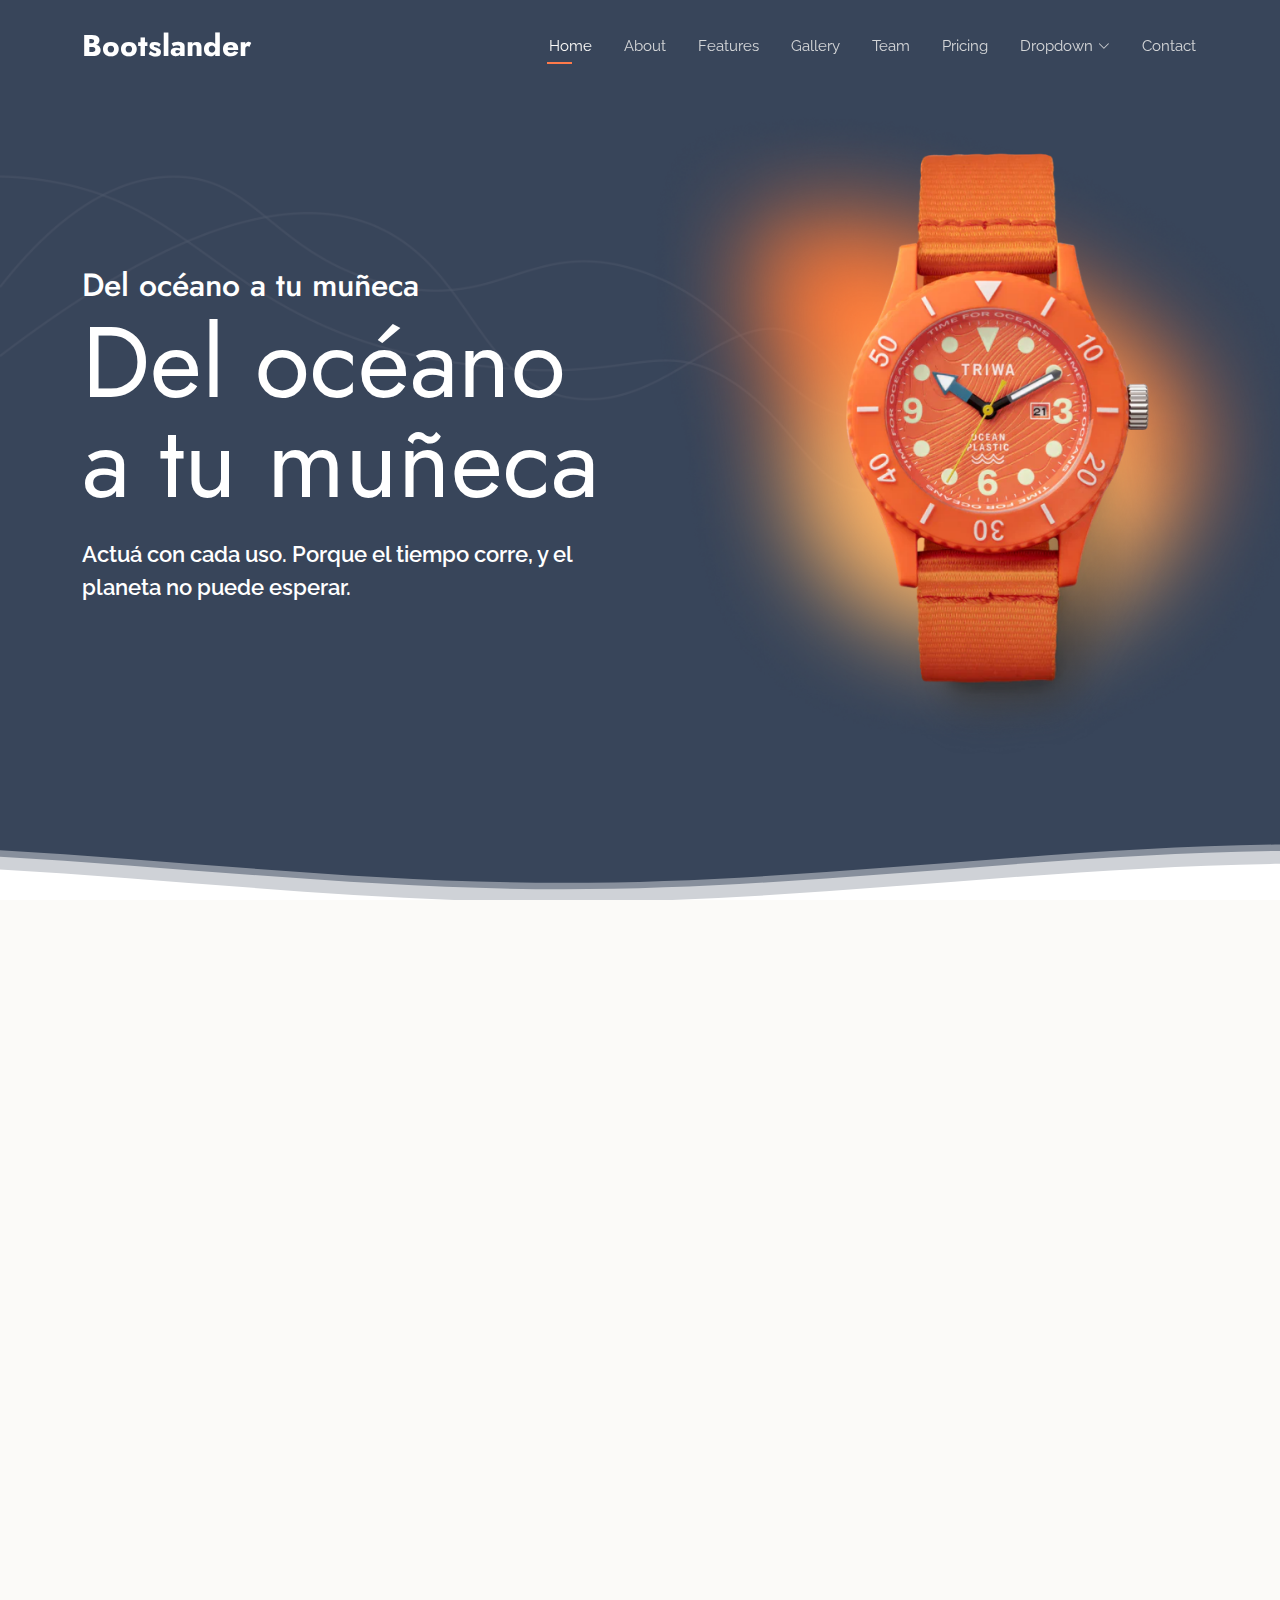
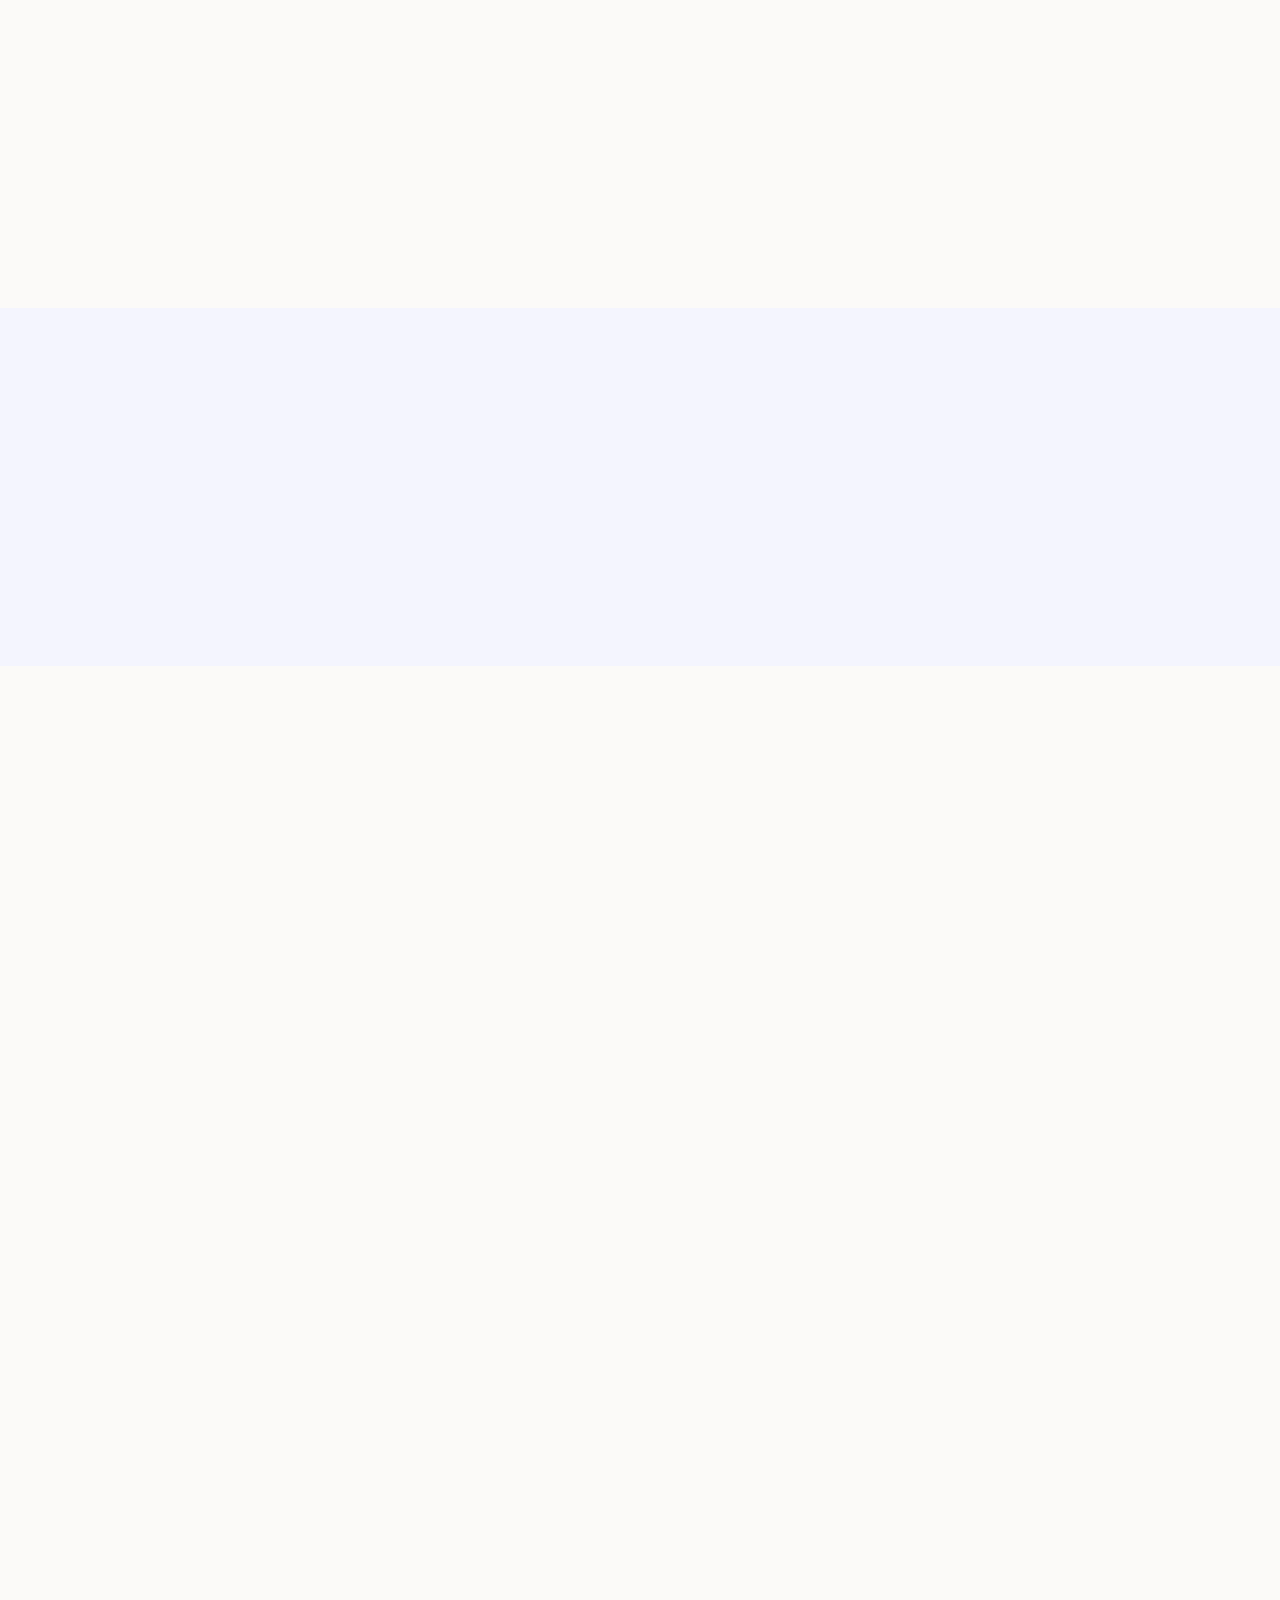
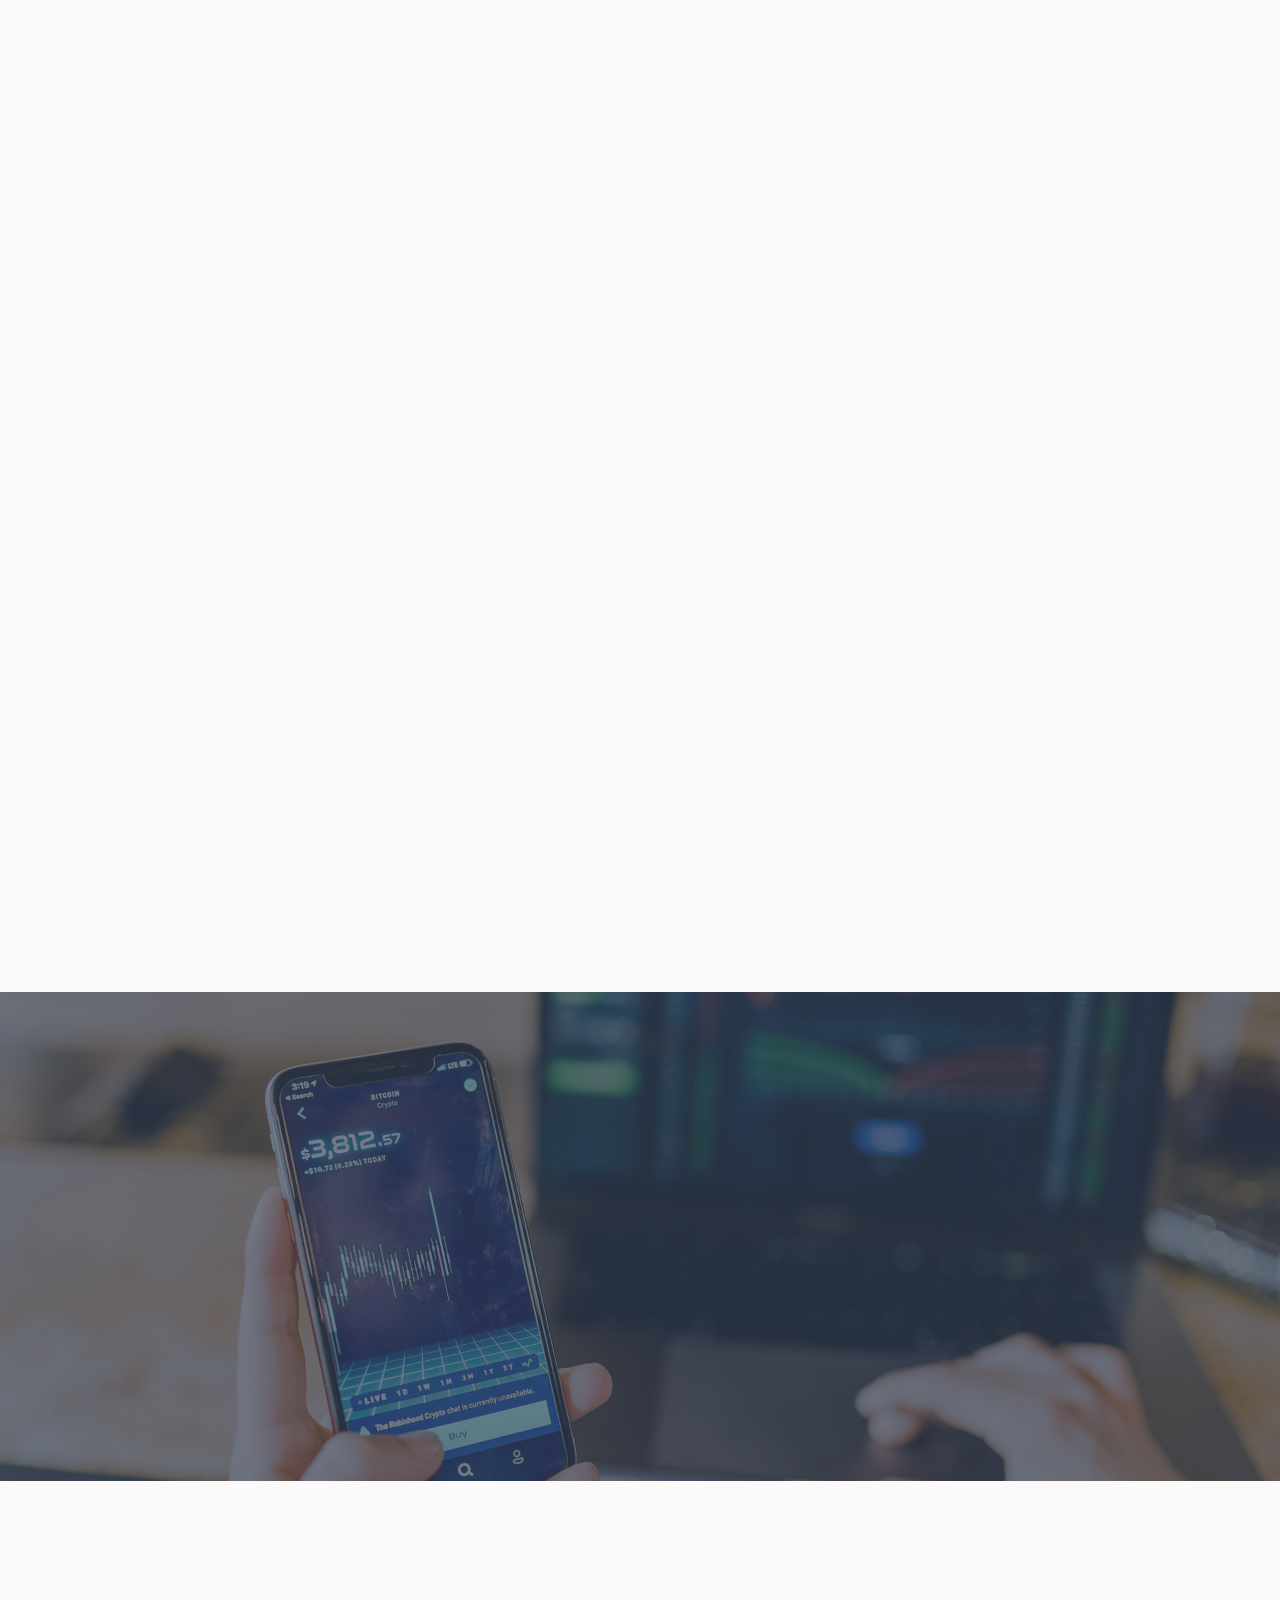
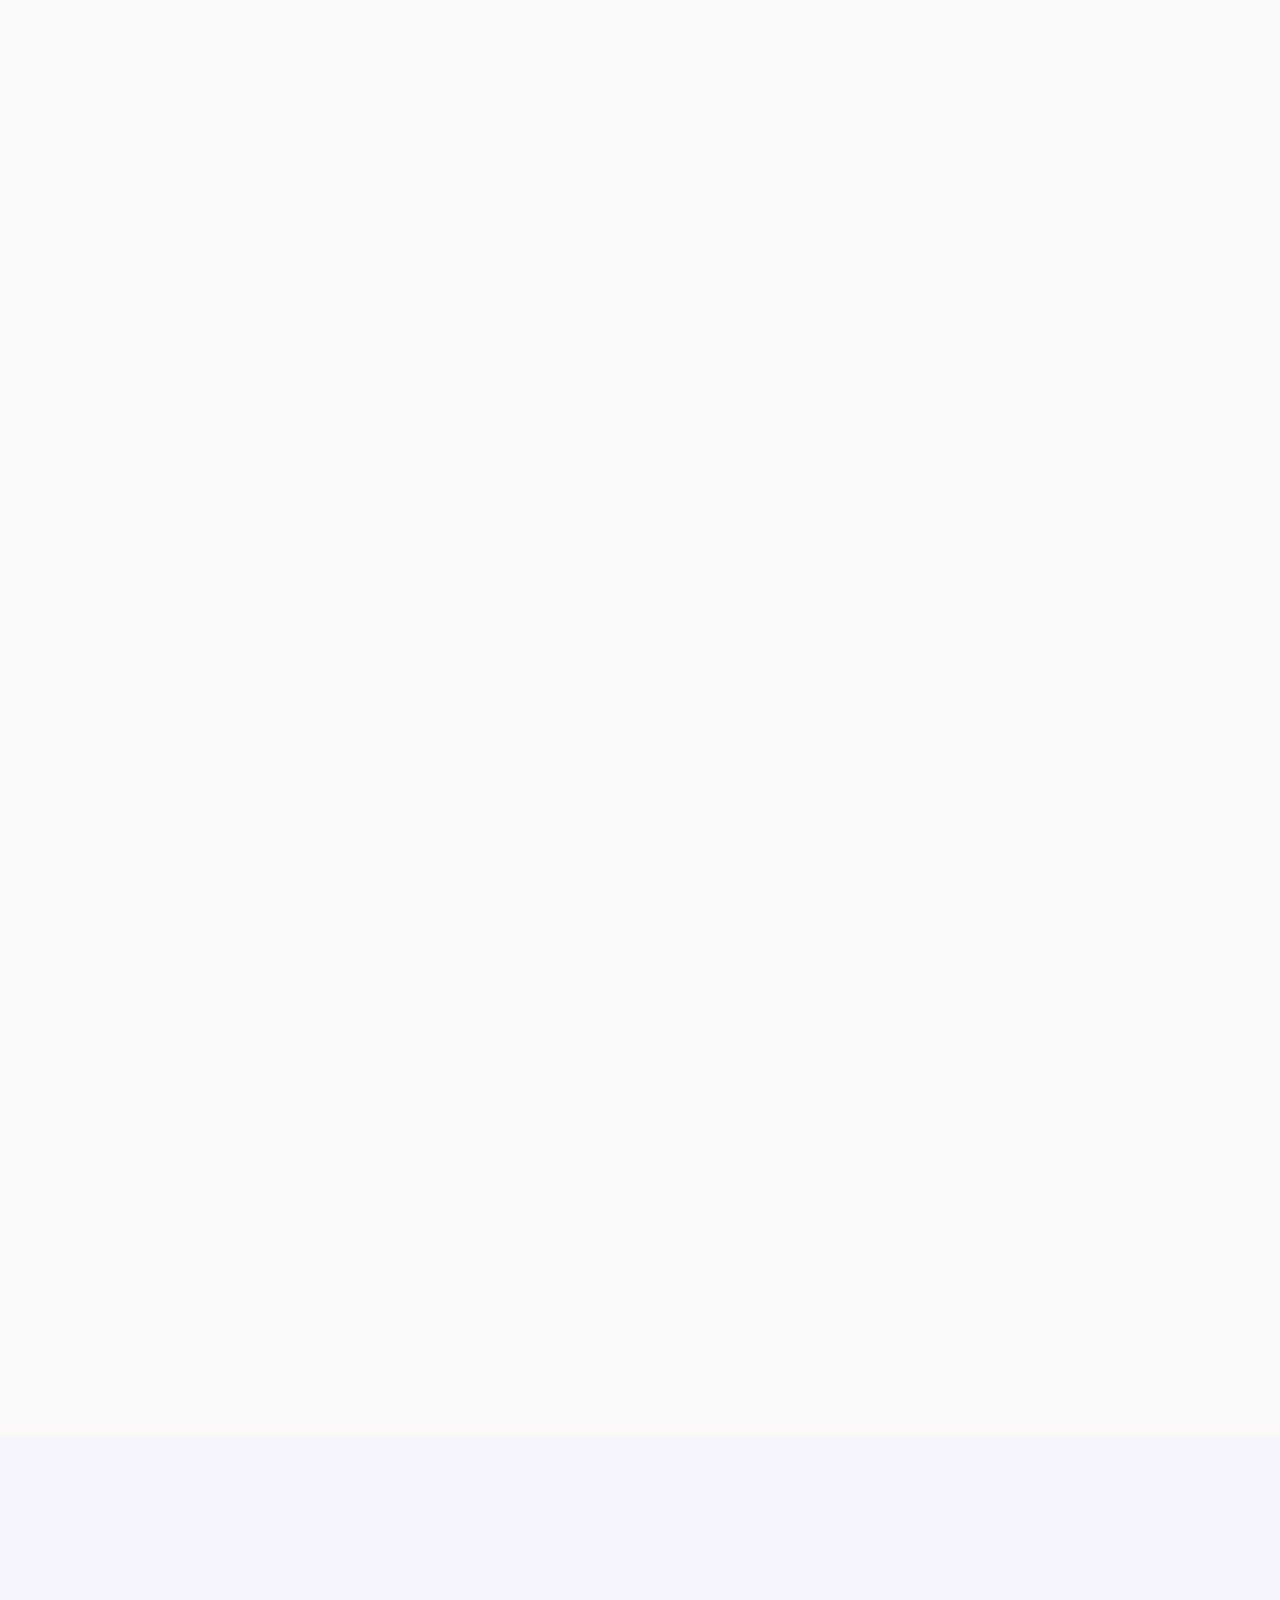
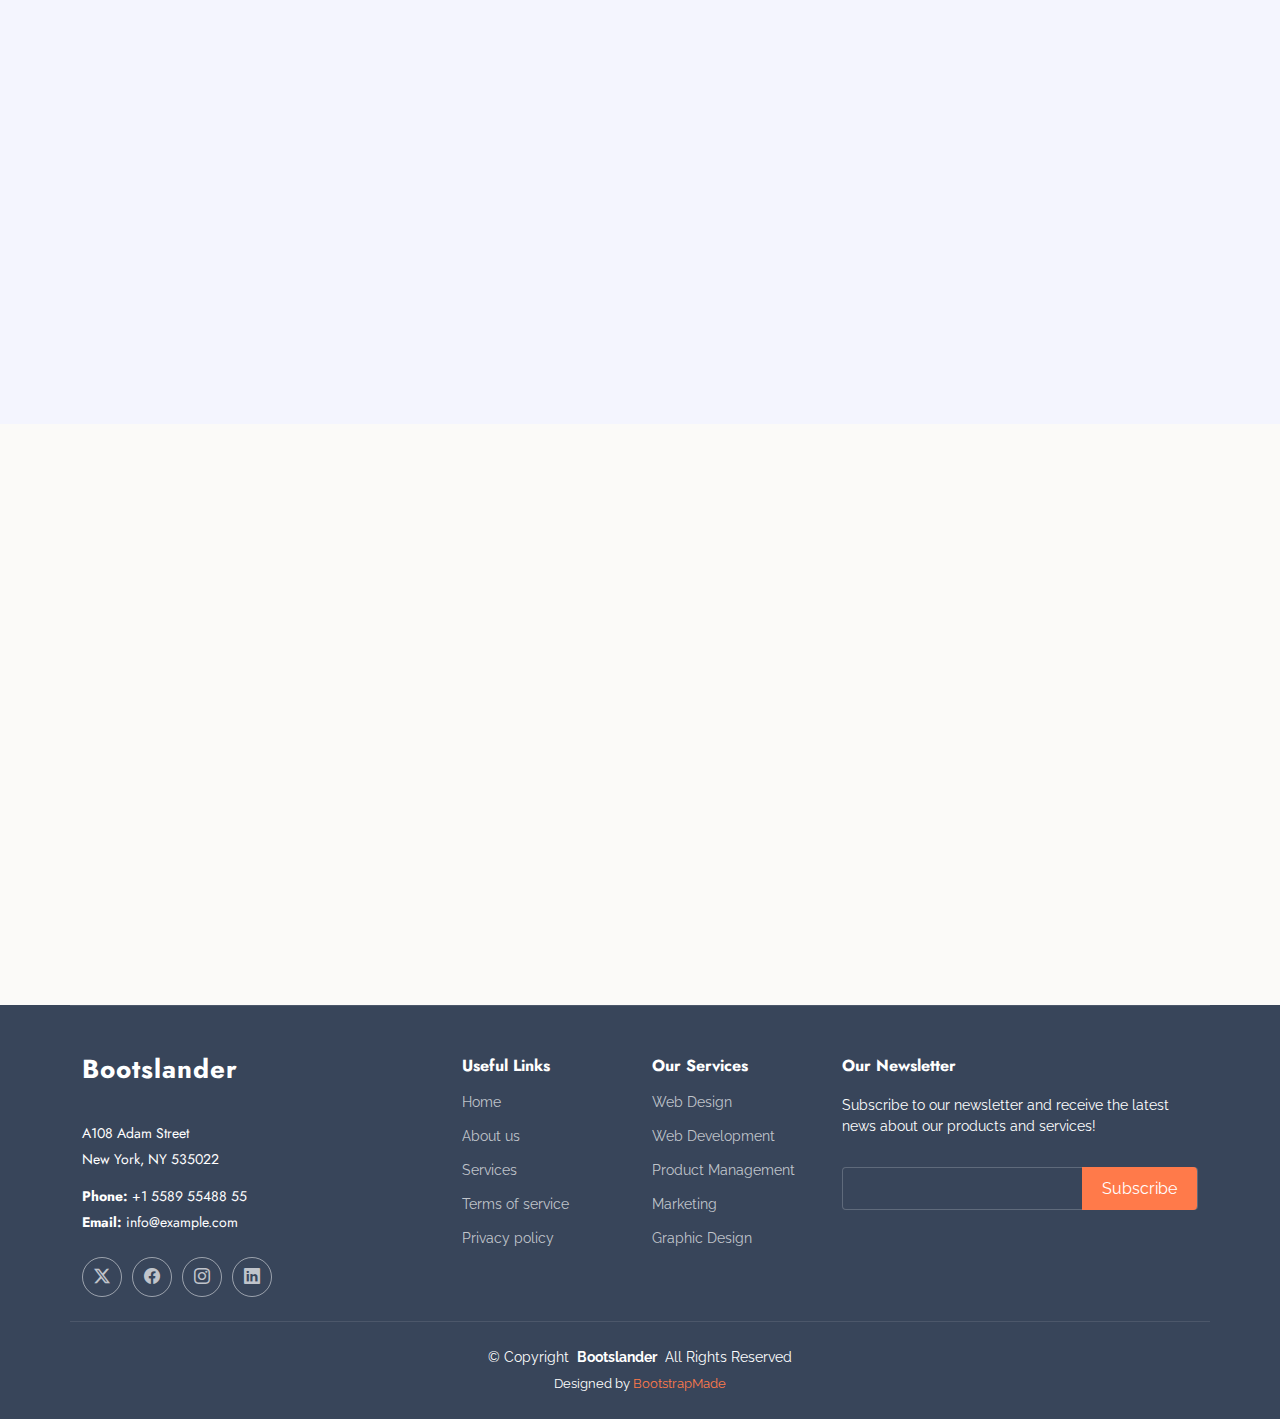
<file: index.html>
<!DOCTYPE html>
<html lang="en">

<head>
  <meta charset="utf-8">
  <meta content="width=device-width, initial-scale=1.0" name="viewport">
  <title>Reloj Triwa</title>
  <meta name="description" content="">
  <meta name="keywords" content="">

  <!-- Favicons -->
  <link href="assets/img/favicon.png" rel="icon">
  <link href="assets/img/apple-touch-icon.png" rel="apple-touch-icon">

  <!-- Fonts -->
  <link href="https://fonts.googleapis.com" rel="preconnect">
  <link href="https://fonts.gstatic.com" rel="preconnect" crossorigin>
  <link href="https://fonts.googleapis.com/css2?family=Roboto:ital,wght@0,100;0,300;0,400;0,500;0,700;0,900;1,100;1,300;1,400;1,500;1,700;1,900&family=Poppins:ital,wght@0,100;0,200;0,300;0,400;0,500;0,600;0,700;0,800;0,900;1,100;1,200;1,300;1,400;1,500;1,600;1,700;1,800;1,900&family=Raleway:ital,wght@0,100;0,200;0,300;0,400;0,500;0,600;0,700;0,800;0,900;1,100;1,200;1,300;1,400;1,500;1,600;1,700;1,800;1,900&display=swap" rel="stylesheet">
  <link rel="preconnect" href="https://fonts.googleapis.com">
  <link rel="preconnect" href="https://fonts.gstatic.com" crossorigin>
  <link href="https://fonts.googleapis.com/css2?family=DM+Sans:ital,opsz,wght@0,9..40,100..1000;1,9..40,100..1000&family=Jost:ital,wght@0,100..900;1,100..900&family=Raleway:ital,wght@0,100..900;1,100..900&display=swap" rel="stylesheet">



  <!-- Vendor CSS Files -->
  <link href="assets/vendor/bootstrap/css/bootstrap.min.css" rel="stylesheet">
  <link href="assets/vendor/bootstrap-icons/bootstrap-icons.css" rel="stylesheet">
  <link href="assets/vendor/aos/aos.css" rel="stylesheet">
  <link href="assets/vendor/glightbox/css/glightbox.min.css" rel="stylesheet">
  <link href="assets/vendor/swiper/swiper-bundle.min.css" rel="stylesheet">

  <!-- Main CSS File -->
  <link href="assets/css/main.css" rel="stylesheet">

  <!-- =======================================================
  * Template Name: Bootslander
  * Template URL: https://bootstrapmade.com/bootslander-free-bootstrap-landing-page-template/
  * Updated: Aug 07 2024 with Bootstrap v5.3.3
  * Author: BootstrapMade.com
  * License: https://bootstrapmade.com/license/
  ======================================================== -->
</head>

<body class="index-page">

  <header id="header" class="header d-flex align-items-center fixed-top">
    <div class="container-fluid container-xl position-relative d-flex align-items-center justify-content-between">

      <a href="index.html" class="logo d-flex align-items-center">
        <!-- Uncomment the line below if you also wish to use an image logo -->
        <!-- <img src="assets/img/logo.png" alt=""> -->
        <h1 class="sitename">Bootslander</h1>
      </a>

      <nav id="navmenu" class="navmenu">
        <ul>
          <li><a href="#hero" class="active">Home</a></li>
          <li><a href="#about">About</a></li>
          <li><a href="#features">Features</a></li>
          <li><a href="#gallery">Gallery</a></li>
          <li><a href="#team">Team</a></li>
          <li><a href="#pricing">Pricing</a></li>
          <li class="dropdown"><a href="#"><span>Dropdown</span> <i class="bi bi-chevron-down toggle-dropdown"></i></a>
            <ul>
              <li><a href="#">Dropdown 1</a></li>
              <li class="dropdown"><a href="#"><span>Deep Dropdown</span> <i class="bi bi-chevron-down toggle-dropdown"></i></a>
                <ul>
                  <li><a href="#">Deep Dropdown 1</a></li>
                  <li><a href="#">Deep Dropdown 2</a></li>
                  <li><a href="#">Deep Dropdown 3</a></li>
                  <li><a href="#">Deep Dropdown 4</a></li>
                  <li><a href="#">Deep Dropdown 5</a></li>
                </ul>
              </li>
              <li><a href="#">Dropdown 2</a></li>
              <li><a href="#">Dropdown 3</a></li>
              <li><a href="#">Dropdown 4</a></li>
            </ul>
          </li>
          <li><a href="#contact">Contact</a></li>
        </ul>
        <i class="mobile-nav-toggle d-xl-none bi bi-list"></i>
      </nav>

    </div>
  </header>

  <main class="main">

    <!-- Hero Section -->
    <section id="hero" class="hero section dark-background">
      <img src="assets/img/Lineas Olas.png" alt="" class="hero-bg">

      <div class="container">
        <div class="row gy-4 justify-content-between">
          <div class="col-lg-4 order-lg-last hero-img" data-aos="zoom-out" data-aos-delay="100">
            <img src="assets/img/Reloj Hero.png" class="img-fluid animated" alt="">
          </div>

          <div class="col-lg-6  d-flex flex-column justify-content-center" data-aos="fade-in">
            <h2>Del océano a tu muñeca </h2>
           
            <h1>Del océano a tu muñeca </h1>
            
            <p>Actuá con cada uso. Porque el tiempo corre, y el planeta no puede esperar.</p>
            <div class="d-flex">
             
            </div>
          </div>

        </div>
      </div>

      <svg class="hero-waves" xmlns="http://www.w3.org/2000/svg" xmlns:xlink="http://www.w3.org/1999/xlink" viewBox="0 24 150 28 " preserveAspectRatio="none">
        <defs>
          <path id="wave-path" d="M-160 44c30 0 58-18 88-18s 58 18 88 18 58-18 88-18 58 18 88 18 v44h-352z"></path>
        </defs>
        <g class="wave1">
          <use xlink:href="#wave-path" x="50" y="3"></use>
        </g>
        <g class="wave2">
          <use xlink:href="#wave-path" x="50" y="0"></use>
        </g>
        <g class="wave3">
          <use xlink:href="#wave-path" x="50" y="9"></use>
        </g>
      </svg>

    </section><!-- /Hero Section -->







    <!-- Details Section -->
    <section id="details" class="details section">

      <!-- Section Title -->
      <div class="container-fluid" data-aos="fade-up">
        <h2></h2>
        <div><span></span> <span class="description-title"></span></div>
      </div><!-- End Section Title -->

      <div class="container">

        <div class="row gy-4 align-items-center features-item">
          <div class="col-md-5 d-flex align-items-center" data-aos="zoom-out" data-aos-delay="100">
            <img src="assets/img/Hecho con plástico.png" class="img-fluid1" alt="">
          </div>
          <div class="col-md-7" data-aos="fade-up" data-aos-delay="100">
            <h3>Hecho con plástico del océano.</h3>
            <p class="fst-italic">
              Este reloj nació del deseo de transformar un problema en una solución. 
              Usamos plástico rescatado del mar para crear algo que 
              puedas llevar con orgullo: un recordatorio de que cada decisión suma.
            </p>
            <ul>
             
            </ul>
          </div>
        </div><!-- Features Item -->

        <div class="row gy-4 align-items-center features-item">
          <div class="col-md-5 order-1 order-md-2 d-flex align-items-center" data-aos="zoom-out" data-aos-delay="200">
            <img src="assets/img/Diseño detalle.png" class="img-fluid" alt="">
          </div>
          <div class="col-md-7 order-2 order-md-1" data-aos="fade-up" data-aos-delay="200">
            <h3>Diseño que actúa y funciona</h3>
            <p class="fst-italic">
             Inspirado en la profundidad del océano y la fluidez
              de sus formas, este reloj combina estética y conciencia.
             Cada línea tiene un propósito. Creado para que se vea
             bien, se sienta bien y dure en el tiempo.
            </p>
            <p>
              
            </p>
          </div>
        </div><!-- Features Item -->

       

      </div>

    </section><!-- /Details Section -->






<!-- Stats Section -->
    <section id="stats" class="stats section light-background">

      <div class="container" data-aos="fade-up" data-aos-delay="100">

        <div class="row gy-4">

          <div class="col-lg-3 col-md-6 d-flex flex-column align-items-center">
            <i class="bi bi-emoji-smile"></i>
            <div class="stats-item">
              <span > AGUJAS LUMINOSAS </span>
              <p>No tóxicas que facilitan la lectura en condiciones de poca luz o bajo el agua.</p>
            </div>
          </div><!-- End Stats Item -->

          <div class="col-lg-3 col-md-6 d-flex flex-column align-items-center">
            <i class="bi bi-journal-richtext"></i>
            <div class="stats-item">
              <span> BISEL GIRATORIO </span>
              <p>Característico de los relojes de buceo. Permite medir con precisión el tiempo transcurrido bajo el agua.</p>
            </div>
          </div><!-- End Stats Item -->

          <div class="col-lg-3 col-md-6 d-flex flex-column align-items-center">
            <i class="bi bi-headset"></i>
            <div class="stats-item">
              <span > CRISTAL REFORZADO </span>
              <p> Resistente a golpes y rayaduras, que garantiza la durabilidad y protección del reloj.</p>
            </div>
          </div><!-- End Stats Item -->

          <div class="col-lg-3 col-md-6 d-flex flex-column align-items-center">
            <i class="bi bi-people"></i>
            <div class="stats-item">
              <span > BATERÍA A PILA</span>
              <p>Equipado con un preciso movimiento de cuarzo japonés, sin necesidad de darle cuerda.</p>
            </div>
          </div><!-- End Stats Item -->

    </section><!-- /Stats Section -->











    <!-- About Section -->
    <section id="about" class="about section">

      <div class="container" data-aos="fade-up" data-aos-delay="100">
        <div class="row align-items-xl-center gy-5">

          <div class="col-xl-5 content">
            <h3>About Us</h3>
            <h2>Ducimus rerum libero reprehenderit cumque</h2>
            <p>Ipsa sint sit. Quis ducimus tempore dolores impedit et dolor cumque alias maxime. Enim reiciendis minus et rerum hic non. Dicta quas cum quia maiores iure. Quidem nulla qui assumenda incidunt voluptatem tempora deleniti soluta.</p>
            <a href="#" class="read-more"><span>Read More</span><i class="bi bi-arrow-right"></i></a>
          </div>

          <div class="col-xl-7">
            <div class="row gy-4 icon-boxes">

              <div class="col-md-6" data-aos="fade-up" data-aos-delay="200">
                <div class="icon-box">
                  <i class="bi bi-buildings"></i>
                  <h3>Eius provident</h3>
                  <p>Magni repellendus vel ullam hic officia accusantium ipsa dolor omnis dolor voluptatem</p>
                </div>
              </div> <!-- End Icon Box -->

              <div class="col-md-6" data-aos="fade-up" data-aos-delay="300">
                <div class="icon-box">
                  <i class="bi bi-clipboard-pulse"></i>
                  <h3>Rerum aperiam</h3>
                  <p>Autem saepe animi et aut aspernatur culpa facere. Rerum saepe rerum voluptates quia</p>
                </div>
              </div> <!-- End Icon Box -->

              <div class="col-md-6" data-aos="fade-up" data-aos-delay="400">
                <div class="icon-box">
                  <i class="bi bi-command"></i>
                  <h3>Veniam omnis</h3>
                  <p>Omnis perferendis molestias culpa sed. Recusandae quas possimus. Quod consequatur corrupti</p>
                </div>
              </div> <!-- End Icon Box -->

              <div class="col-md-6" data-aos="fade-up" data-aos-delay="500">
                <div class="icon-box">
                  <i class="bi bi-graph-up-arrow"></i>
                  <h3>Delares sapiente</h3>
                  <p>Sint et dolor voluptas minus possimus nostrum. Reiciendis commodi eligendi omnis quideme lorenda</p>
                </div>
              </div> <!-- End Icon Box -->

            </div>
          </div>

        </div>
      </div>

    </section><!-- /About Section -->

    <!-- Features Section -->
    <section id="features" class="features section">

      <div class="container">

        <div class="row gy-4">

          <div class="col-lg-3 col-md-4" data-aos="fade-up" data-aos-delay="100">
            <div class="features-item">
              <i class="bi bi-eye" style="color: #ffbb2c;"></i>
              <h3><a href="" class="stretched-link">Lorem Ipsum</a></h3>
            </div>
          </div><!-- End Feature Item -->

          <div class="col-lg-3 col-md-4" data-aos="fade-up" data-aos-delay="200">
            <div class="features-item">
              <i class="bi bi-infinity" style="color: #5578ff;"></i>
              <h3><a href="" class="stretched-link">Dolor Sitema</a></h3>
            </div>
          </div><!-- End Feature Item -->

          <div class="col-lg-3 col-md-4" data-aos="fade-up" data-aos-delay="300">
            <div class="features-item">
              <i class="bi bi-mortarboard" style="color: #e80368;"></i>
              <h3><a href="" class="stretched-link">Sed perspiciatis</a></h3>
            </div>
          </div><!-- End Feature Item -->

          <div class="col-lg-3 col-md-4" data-aos="fade-up" data-aos-delay="400">
            <div class="features-item">
              <i class="bi bi-nut" style="color: #e361ff;"></i>
              <h3><a href="" class="stretched-link">Magni Dolores</a></h3>
            </div>
          </div><!-- End Feature Item -->

          <div class="col-lg-3 col-md-4" data-aos="fade-up" data-aos-delay="500">
            <div class="features-item">
              <i class="bi bi-shuffle" style="color: #47aeff;"></i>
              <h3><a href="" class="stretched-link">Nemo Enim</a></h3>
            </div>
          </div><!-- End Feature Item -->

          <div class="col-lg-3 col-md-4" data-aos="fade-up" data-aos-delay="600">
            <div class="features-item">
              <i class="bi bi-star" style="color: #ffa76e;"></i>
              <h3><a href="" class="stretched-link">Eiusmod Tempor</a></h3>
            </div>
          </div><!-- End Feature Item -->

          <div class="col-lg-3 col-md-4" data-aos="fade-up" data-aos-delay="700">
            <div class="features-item">
              <i class="bi bi-x-diamond" style="color: #11dbcf;"></i>
              <h3><a href="" class="stretched-link">Midela Teren</a></h3>
            </div>
          </div><!-- End Feature Item -->

          <div class="col-lg-3 col-md-4" data-aos="fade-up" data-aos-delay="800">
            <div class="features-item">
              <i class="bi bi-camera-video" style="color: #4233ff;"></i>
              <h3><a href="" class="stretched-link">Pira Neve</a></h3>
            </div>
          </div><!-- End Feature Item -->

          <div class="col-lg-3 col-md-4" data-aos="fade-up" data-aos-delay="900">
            <div class="features-item">
              <i class="bi bi-command" style="color: #b2904f;"></i>
              <h3><a href="" class="stretched-link">Dirada Pack</a></h3>
            </div>
          </div><!-- End Feature Item -->

          <div class="col-lg-3 col-md-4" data-aos="fade-up" data-aos-delay="1000">
            <div class="features-item">
              <i class="bi bi-dribbble" style="color: #b20969;"></i>
              <h3><a href="" class="stretched-link">Moton Ideal</a></h3>
            </div>
          </div><!-- End Feature Item -->

          <div class="col-lg-3 col-md-4" data-aos="fade-up" data-aos-delay="1100">
            <div class="features-item">
              <i class="bi bi-activity" style="color: #ff5828;"></i>
              <h3><a href="" class="stretched-link">Verdo Park</a></h3>
            </div>
          </div><!-- End Feature Item -->

          <div class="col-lg-3 col-md-4" data-aos="fade-up" data-aos-delay="1200">
            <div class="features-item">
              <i class="bi bi-brightness-high" style="color: #29cc61;"></i>
              <h3><a href="" class="stretched-link">Flavor Nivelanda</a></h3>
            </div>
          </div><!-- End Feature Item -->

        </div>

      </div>

    </section><!-- /Features Section -->

    


    <!-- Gallery Section -->
    <section id="gallery" class="gallery section">

      <!-- Section Title -->
      <div class="container section-title" data-aos="fade-up">
        <h2>Gallery</h2>
        <div><span>Check Our</span> <span class="description-title">Gallery</span></div>
      </div><!-- End Section Title -->

      <div class="container" data-aos="fade-up" data-aos-delay="100">

        <div class="row g-0">

          <div class="col-lg-3 col-md-4">
            <div class="gallery-item">
              <a href="assets/img/gallery/gallery-1.jpg" class="glightbox" data-gallery="images-gallery">
                <img src="assets/img/gallery/gallery-1.jpg" alt="" class="img-fluid">
              </a>
            </div>
          </div><!-- End Gallery Item -->

          <div class="col-lg-3 col-md-4">
            <div class="gallery-item">
              <a href="assets/img/gallery/gallery-2.jpg" class="glightbox" data-gallery="images-gallery">
                <img src="assets/img/gallery/gallery-2.jpg" alt="" class="img-fluid">
              </a>
            </div>
          </div><!-- End Gallery Item -->

          <div class="col-lg-3 col-md-4">
            <div class="gallery-item">
              <a href="assets/img/gallery/gallery-3.jpg" class="glightbox" data-gallery="images-gallery">
                <img src="assets/img/gallery/gallery-3.jpg" alt="" class="img-fluid">
              </a>
            </div>
          </div><!-- End Gallery Item -->

          <div class="col-lg-3 col-md-4">
            <div class="gallery-item">
              <a href="assets/img/gallery/gallery-4.jpg" class="glightbox" data-gallery="images-gallery">
                <img src="assets/img/gallery/gallery-4.jpg" alt="" class="img-fluid">
              </a>
            </div>
          </div><!-- End Gallery Item -->

          <div class="col-lg-3 col-md-4">
            <div class="gallery-item">
              <a href="assets/img/gallery/gallery-5.jpg" class="glightbox" data-gallery="images-gallery">
                <img src="assets/img/gallery/gallery-5.jpg" alt="" class="img-fluid">
              </a>
            </div>
          </div><!-- End Gallery Item -->

          <div class="col-lg-3 col-md-4">
            <div class="gallery-item">
              <a href="assets/img/gallery/gallery-6.jpg" class="glightbox" data-gallery="images-gallery">
                <img src="assets/img/gallery/gallery-6.jpg" alt="" class="img-fluid">
              </a>
            </div>
          </div><!-- End Gallery Item -->

          <div class="col-lg-3 col-md-4">
            <div class="gallery-item">
              <a href="assets/img/gallery/gallery-7.jpg" class="glightbox" data-gallery="images-gallery">
                <img src="assets/img/gallery/gallery-7.jpg" alt="" class="img-fluid">
              </a>
            </div>
          </div><!-- End Gallery Item -->

          <div class="col-lg-3 col-md-4">
            <div class="gallery-item">
              <a href="assets/img/gallery/gallery-8.jpg" class="glightbox" data-gallery="images-gallery">
                <img src="assets/img/gallery/gallery-8.jpg" alt="" class="img-fluid">
              </a>
            </div>
          </div><!-- End Gallery Item -->

        </div>

      </div>

    </section><!-- /Gallery Section -->

    <!-- Testimonials Section -->
    <section id="testimonials" class="testimonials section dark-background">

      <img src="assets/img/testimonials-bg.jpg" class="testimonials-bg" alt="">

      <div class="container" data-aos="fade-up" data-aos-delay="100">

        <div class="swiper init-swiper">
          <script type="application/json" class="swiper-config">
            {
              "loop": true,
              "speed": 600,
              "autoplay": {
                "delay": 5000
              },
              "slidesPerView": "auto",
              "pagination": {
                "el": ".swiper-pagination",
                "type": "bullets",
                "clickable": true
              }
            }
          </script>
          <div class="swiper-wrapper">

            <div class="swiper-slide">
              <div class="testimonial-item">
                <img src="assets/img/testimonials/testimonials-1.jpg" class="testimonial-img" alt="">
                <h3>Saul Goodman</h3>
                <h4>Ceo &amp; Founder</h4>
                <div class="stars">
                  <i class="bi bi-star-fill"></i><i class="bi bi-star-fill"></i><i class="bi bi-star-fill"></i><i class="bi bi-star-fill"></i><i class="bi bi-star-fill"></i>
                </div>
                <p>
                  <i class="bi bi-quote quote-icon-left"></i>
                  <span>Proin iaculis purus consequat sem cure digni ssim donec porttitora entum suscipit rhoncus. Accusantium quam, ultricies eget id, aliquam eget nibh et. Maecen aliquam, risus at semper.</span>
                  <i class="bi bi-quote quote-icon-right"></i>
                </p>
              </div>
            </div><!-- End testimonial item -->

            <div class="swiper-slide">
              <div class="testimonial-item">
                <img src="assets/img/testimonials/testimonials-2.jpg" class="testimonial-img" alt="">
                <h3>Sara Wilsson</h3>
                <h4>Designer</h4>
                <div class="stars">
                  <i class="bi bi-star-fill"></i><i class="bi bi-star-fill"></i><i class="bi bi-star-fill"></i><i class="bi bi-star-fill"></i><i class="bi bi-star-fill"></i>
                </div>
                <p>
                  <i class="bi bi-quote quote-icon-left"></i>
                  <span>Export tempor illum tamen malis malis eram quae irure esse labore quem cillum quid cillum eram malis quorum velit fore eram velit sunt aliqua noster fugiat irure amet legam anim culpa.</span>
                  <i class="bi bi-quote quote-icon-right"></i>
                </p>
              </div>
            </div><!-- End testimonial item -->

            <div class="swiper-slide">
              <div class="testimonial-item">
                <img src="assets/img/testimonials/testimonials-3.jpg" class="testimonial-img" alt="">
                <h3>Jena Karlis</h3>
                <h4>Store Owner</h4>
                <div class="stars">
                  <i class="bi bi-star-fill"></i><i class="bi bi-star-fill"></i><i class="bi bi-star-fill"></i><i class="bi bi-star-fill"></i><i class="bi bi-star-fill"></i>
                </div>
                <p>
                  <i class="bi bi-quote quote-icon-left"></i>
                  <span>Enim nisi quem export duis labore cillum quae magna enim sint quorum nulla quem veniam duis minim tempor labore quem eram duis noster aute amet eram fore quis sint minim.</span>
                  <i class="bi bi-quote quote-icon-right"></i>
                </p>
              </div>
            </div><!-- End testimonial item -->

            <div class="swiper-slide">
              <div class="testimonial-item">
                <img src="assets/img/testimonials/testimonials-4.jpg" class="testimonial-img" alt="">
                <h3>Matt Brandon</h3>
                <h4>Freelancer</h4>
                <div class="stars">
                  <i class="bi bi-star-fill"></i><i class="bi bi-star-fill"></i><i class="bi bi-star-fill"></i><i class="bi bi-star-fill"></i><i class="bi bi-star-fill"></i>
                </div>
                <p>
                  <i class="bi bi-quote quote-icon-left"></i>
                  <span>Fugiat enim eram quae cillum dolore dolor amet nulla culpa multos export minim fugiat minim velit minim dolor enim duis veniam ipsum anim magna sunt elit fore quem dolore labore illum veniam.</span>
                  <i class="bi bi-quote quote-icon-right"></i>
                </p>
              </div>
            </div><!-- End testimonial item -->

            <div class="swiper-slide">
              <div class="testimonial-item">
                <img src="assets/img/testimonials/testimonials-5.jpg" class="testimonial-img" alt="">
                <h3>John Larson</h3>
                <h4>Entrepreneur</h4>
                <div class="stars">
                  <i class="bi bi-star-fill"></i><i class="bi bi-star-fill"></i><i class="bi bi-star-fill"></i><i class="bi bi-star-fill"></i><i class="bi bi-star-fill"></i>
                </div>
                <p>
                  <i class="bi bi-quote quote-icon-left"></i>
                  <span>Quis quorum aliqua sint quem legam fore sunt eram irure aliqua veniam tempor noster veniam enim culpa labore duis sunt culpa nulla illum cillum fugiat legam esse veniam culpa fore nisi cillum quid.</span>
                  <i class="bi bi-quote quote-icon-right"></i>
                </p>
              </div>
            </div><!-- End testimonial item -->

          </div>
          <div class="swiper-pagination"></div>
        </div>

      </div>

    </section><!-- /Testimonials Section -->

    <!-- Team Section -->
    <section id="team" class="team section">

      <!-- Section Title -->
      <div class="container section-title" data-aos="fade-up">
        <h2>Team</h2>
        <div><span>Check Our</span> <span class="description-title">Team</span></div>
      </div><!-- End Section Title -->

      <div class="container">

        <div class="row gy-5">

          <div class="col-lg-4 col-md-6" data-aos="fade-up" data-aos-delay="100">
            <div class="member">
              <div class="pic"><img src="assets/img/team/team-1.jpg" class="img-fluid" alt=""></div>
              <div class="member-info">
                <h4>Walter White</h4>
                <span>Chief Executive Officer</span>
                <div class="social">
                  <a href=""><i class="bi bi-twitter-x"></i></a>
                  <a href=""><i class="bi bi-facebook"></i></a>
                  <a href=""><i class="bi bi-instagram"></i></a>
                  <a href=""><i class="bi bi-linkedin"></i></a>
                </div>
              </div>
            </div>
          </div><!-- End Team Member -->

          <div class="col-lg-4 col-md-6" data-aos="fade-up" data-aos-delay="200">
            <div class="member">
              <div class="pic"><img src="assets/img/team/team-2.jpg" class="img-fluid" alt=""></div>
              <div class="member-info">
                <h4>Sarah Jhonson</h4>
                <span>Product Manager</span>
                <div class="social">
                  <a href=""><i class="bi bi-twitter-x"></i></a>
                  <a href=""><i class="bi bi-facebook"></i></a>
                  <a href=""><i class="bi bi-instagram"></i></a>
                  <a href=""><i class="bi bi-linkedin"></i></a>
                </div>
              </div>
            </div>
          </div><!-- End Team Member -->

          <div class="col-lg-4 col-md-6" data-aos="fade-up" data-aos-delay="300">
            <div class="member">
              <div class="pic"><img src="assets/img/team/team-3.jpg" class="img-fluid" alt=""></div>
              <div class="member-info">
                <h4>William Anderson</h4>
                <span>CTO</span>
                <div class="social">
                  <a href=""><i class="bi bi-twitter-x"></i></a>
                  <a href=""><i class="bi bi-facebook"></i></a>
                  <a href=""><i class="bi bi-instagram"></i></a>
                  <a href=""><i class="bi bi-linkedin"></i></a>
                </div>
              </div>
            </div>
          </div><!-- End Team Member -->

        </div>

      </div>

    </section><!-- /Team Section -->

    <!-- Pricing Section -->
    <section id="pricing" class="pricing section">

      <!-- Section Title -->
      <div class="container section-title" data-aos="fade-up">
        <h2>Pricing</h2>
        <div><span>Check Our</span> <span class="description-title">Pricing</span></div>
      </div><!-- End Section Title -->

      <div class="container">

        <div class="row gy-4">

          <div class="col-lg-4" data-aos="zoom-in" data-aos-delay="100">
            <div class="pricing-item">
              <h3>Free Plan</h3>
              <p class="description">Ullam mollitia quasi nobis soluta in voluptatum et sint palora dex strater</p>
              <h4><sup>$</sup>0<span> / month</span></h4>
              <a href="#" class="cta-btn">Start a free trial</a>
              <p class="text-center small">No credit card required</p>
              <ul>
                <li><i class="bi bi-check"></i> <span>Quam adipiscing vitae proin</span></li>
                <li><i class="bi bi-check"></i> <span>Nec feugiat nisl pretium</span></li>
                <li><i class="bi bi-check"></i> <span>Nulla at volutpat diam uteera</span></li>
                <li class="na"><i class="bi bi-x"></i> <span>Pharetra massa massa ultricies</span></li>
                <li class="na"><i class="bi bi-x"></i> <span>Massa ultricies mi quis hendrerit</span></li>
                <li class="na"><i class="bi bi-x"></i> <span>Voluptate id voluptas qui sed aperiam rerum</span></li>
                <li class="na"><i class="bi bi-x"></i> <span>Iure nihil dolores recusandae odit voluptatibus</span></li>
              </ul>
            </div>
          </div><!-- End Pricing Item -->

          <div class="col-lg-4" data-aos="zoom-in" data-aos-delay="200">
            <div class="pricing-item featured">
              <p class="popular">Popular</p>
              <h3>Business Plan</h3>
              <p class="description">Ullam mollitia quasi nobis soluta in voluptatum et sint palora dex strater</p>
              <h4><sup>$</sup>29<span> / month</span></h4>
              <a href="#" class="cta-btn">Start a free trial</a>
              <p class="text-center small">No credit card required</p>
              <ul>
                <li><i class="bi bi-check"></i> <span>Quam adipiscing vitae proin</span></li>
                <li><i class="bi bi-check"></i> <span>Nec feugiat nisl pretium</span></li>
                <li><i class="bi bi-check"></i> <span>Nulla at volutpat diam uteera</span></li>
                <li><i class="bi bi-check"></i> <span>Pharetra massa massa ultricies</span></li>
                <li><i class="bi bi-check"></i> <span>Massa ultricies mi quis hendrerit</span></li>
                <li><i class="bi bi-check"></i> <span>Voluptate id voluptas qui sed aperiam rerum</span></li>
                <li class="na"><i class="bi bi-x"></i> <span>Iure nihil dolores recusandae odit voluptatibus</span></li>
              </ul>
            </div>
          </div><!-- End Pricing Item -->

          <div class="col-lg-4" data-aos="zoom-in" data-aos-delay="300">
            <div class="pricing-item">
              <h3>Developer Plan</h3>
              <p class="description">Ullam mollitia quasi nobis soluta in voluptatum et sint palora dex strater</p>
              <h4><sup>$</sup>49<span> / month</span></h4>
              <a href="#" class="cta-btn">Start a free trial</a>
              <p class="text-center small">No credit card required</p>
              <ul>
                <li><i class="bi bi-check"></i> <span>Quam adipiscing vitae proin</span></li>
                <li><i class="bi bi-check"></i> <span>Nec feugiat nisl pretium</span></li>
                <li><i class="bi bi-check"></i> <span>Nulla at volutpat diam uteera</span></li>
                <li><i class="bi bi-check"></i> <span>Pharetra massa massa ultricies</span></li>
                <li><i class="bi bi-check"></i> <span>Massa ultricies mi quis hendrerit</span></li>
                <li><i class="bi bi-check"></i> <span>Voluptate id voluptas qui sed aperiam rerum</span></li>
                <li><i class="bi bi-check"></i> <span>Iure nihil dolores recusandae odit voluptatibus</span></li>
              </ul>
            </div>
          </div><!-- End Pricing Item -->

        </div>

      </div>

    </section><!-- /Pricing Section -->

    <!-- Faq Section -->
    <section id="faq" class="faq section light-background">

      <div class="container-fluid">

        <div class="row gy-4">

          <div class="col-lg-7 d-flex flex-column justify-content-center order-2 order-lg-1">

            <div class="content px-xl-5" data-aos="fade-up" data-aos-delay="100">
              <h3><span>Frequently Asked </span><strong>Questions</strong></h3>
              <p>
                Lorem ipsum dolor sit amet, consectetur adipiscing elit, sed do eiusmod tempor incididunt ut labore et dolore magna aliqua. Duis aute irure dolor in reprehenderit
              </p>
            </div>

            <div class="faq-container px-xl-5" data-aos="fade-up" data-aos-delay="200">

              <div class="faq-item faq-active">
                <i class="faq-icon bi bi-question-circle"></i>
                <h3>Non consectetur a erat nam at lectus urna duis?</h3>
                <div class="faq-content">
                  <p>Feugiat pretium nibh ipsum consequat. Tempus iaculis urna id volutpat lacus laoreet non curabitur gravida. Venenatis lectus magna fringilla urna porttitor rhoncus dolor purus non.</p>
                </div>
                <i class="faq-toggle bi bi-chevron-right"></i>
              </div><!-- End Faq item-->

              <div class="faq-item">
                <i class="faq-icon bi bi-question-circle"></i>
                <h3>Feugiat scelerisque varius morbi enim nunc faucibus a pellentesque?</h3>
                <div class="faq-content">
                  <p>Dolor sit amet consectetur adipiscing elit pellentesque habitant morbi. Id interdum velit laoreet id donec ultrices. Fringilla phasellus faucibus scelerisque eleifend donec pretium. Est pellentesque elit ullamcorper dignissim. Mauris ultrices eros in cursus turpis massa tincidunt dui.</p>
                </div>
                <i class="faq-toggle bi bi-chevron-right"></i>
              </div><!-- End Faq item-->

              <div class="faq-item">
                <i class="faq-icon bi bi-question-circle"></i>
                <h3>Dolor sit amet consectetur adipiscing elit pellentesque?</h3>
                <div class="faq-content">
                  <p>Eleifend mi in nulla posuere sollicitudin aliquam ultrices sagittis orci. Faucibus pulvinar elementum integer enim. Sem nulla pharetra diam sit amet nisl suscipit. Rutrum tellus pellentesque eu tincidunt. Lectus urna duis convallis convallis tellus. Urna molestie at elementum eu facilisis sed odio morbi quis</p>
                </div>
                <i class="faq-toggle bi bi-chevron-right"></i>
              </div><!-- End Faq item-->

            </div>

          </div>

          <div class="col-lg-5 order-1 order-lg-2">
            <img src="assets/img/faq.jpg" class="img-fluid" alt="" data-aos="zoom-in" data-aos-delay="100">
          </div>
        </div>

      </div>

    </section><!-- /Faq Section -->

    <!-- Contact Section -->
    <section id="contact" class="contact section">

      <!-- Section Title -->
      <div class="container section-title" data-aos="fade-up">
        <h2>Contact</h2>
        <div><span>Check Our</span> <span class="description-title">Contact</span></div>
      </div><!-- End Section Title -->

      <div class="container" data-aos="fade" data-aos-delay="100">

        <div class="row gy-4">

          <div class="col-lg-4">
            <div class="info-item d-flex" data-aos="fade-up" data-aos-delay="200">
              <i class="bi bi-geo-alt flex-shrink-0"></i>
              <div>
                <h3>Address</h3>
                <p>A108 Adam Street, New York, NY 535022</p>
              </div>
            </div><!-- End Info Item -->

            <div class="info-item d-flex" data-aos="fade-up" data-aos-delay="300">
              <i class="bi bi-telephone flex-shrink-0"></i>
              <div>
                <h3>Call Us</h3>
                <p>+1 5589 55488 55</p>
              </div>
            </div><!-- End Info Item -->

            <div class="info-item d-flex" data-aos="fade-up" data-aos-delay="400">
              <i class="bi bi-envelope flex-shrink-0"></i>
              <div>
                <h3>Email Us</h3>
                <p>info@example.com</p>
              </div>
            </div><!-- End Info Item -->

          </div>

          <div class="col-lg-8">
            <form action="forms/contact.php" method="post" class="php-email-form" data-aos="fade-up" data-aos-delay="200">
              <div class="row gy-4">

                <div class="col-md-6">
                  <input type="text" name="name" class="form-control" placeholder="Your Name" required="">
                </div>

                <div class="col-md-6 ">
                  <input type="email" class="form-control" name="email" placeholder="Your Email" required="">
                </div>

                <div class="col-md-12">
                  <input type="text" class="form-control" name="subject" placeholder="Subject" required="">
                </div>

                <div class="col-md-12">
                  <textarea class="form-control" name="message" rows="6" placeholder="Message" required=""></textarea>
                </div>

                <div class="col-md-12 text-center">
                  <div class="loading">Loading</div>
                  <div class="error-message"></div>
                  <div class="sent-message">Your message has been sent. Thank you!</div>

                  <button type="submit">Send Message</button>
                </div>

              </div>
            </form>
          </div><!-- End Contact Form -->

        </div>

      </div>

    </section><!-- /Contact Section -->

  </main>

  <footer id="footer" class="footer dark-background">

    <div class="container footer-top">
      <div class="row gy-4">
        <div class="col-lg-4 col-md-6 footer-about">
          <a href="index.html" class="logo d-flex align-items-center">
            <span class="sitename">Bootslander</span>
          </a>
          <div class="footer-contact pt-3">
            <p>A108 Adam Street</p>
            <p>New York, NY 535022</p>
            <p class="mt-3"><strong>Phone:</strong> <span>+1 5589 55488 55</span></p>
            <p><strong>Email:</strong> <span>info@example.com</span></p>
          </div>
          <div class="social-links d-flex mt-4">
            <a href=""><i class="bi bi-twitter-x"></i></a>
            <a href=""><i class="bi bi-facebook"></i></a>
            <a href=""><i class="bi bi-instagram"></i></a>
            <a href=""><i class="bi bi-linkedin"></i></a>
          </div>
        </div>

        <div class="col-lg-2 col-md-3 footer-links">
          <h4>Useful Links</h4>
          <ul>
            <li><a href="#">Home</a></li>
            <li><a href="#">About us</a></li>
            <li><a href="#">Services</a></li>
            <li><a href="#">Terms of service</a></li>
            <li><a href="#">Privacy policy</a></li>
          </ul>
        </div>

        <div class="col-lg-2 col-md-3 footer-links">
          <h4>Our Services</h4>
          <ul>
            <li><a href="#">Web Design</a></li>
            <li><a href="#">Web Development</a></li>
            <li><a href="#">Product Management</a></li>
            <li><a href="#">Marketing</a></li>
            <li><a href="#">Graphic Design</a></li>
          </ul>
        </div>

        <div class="col-lg-4 col-md-12 footer-newsletter">
          <h4>Our Newsletter</h4>
          <p>Subscribe to our newsletter and receive the latest news about our products and services!</p>
          <form action="forms/newsletter.php" method="post" class="php-email-form">
            <div class="newsletter-form"><input type="email" name="email"><input type="submit" value="Subscribe"></div>
            <div class="loading">Loading</div>
            <div class="error-message"></div>
            <div class="sent-message">Your subscription request has been sent. Thank you!</div>
          </form>
        </div>

      </div>
    </div>

    <div class="container copyright text-center mt-4">
      <p>© <span>Copyright</span> <strong class="px-1 sitename">Bootslander</strong> <span>All Rights Reserved</span></p>
      <div class="credits">
        <!-- All the links in the footer should remain intact. -->
        <!-- You can delete the links only if you've purchased the pro version. -->
        <!-- Licensing information: https://bootstrapmade.com/license/ -->
        <!-- Purchase the pro version with working PHP/AJAX contact form: [buy-url] -->
        Designed by <a href="https://bootstrapmade.com/">BootstrapMade</a>
      </div>
    </div>

  </footer>

  <!-- Scroll Top -->
  <a href="#" id="scroll-top" class="scroll-top d-flex align-items-center justify-content-center"><i class="bi bi-arrow-up-short"></i></a>

  <!-- Preloader -->
  <div id="preloader"></div>

  <!-- Vendor JS Files -->
  <script src="assets/vendor/bootstrap/js/bootstrap.bundle.min.js"></script>
  <script src="assets/vendor/php-email-form/validate.js"></script>
  <script src="assets/vendor/aos/aos.js"></script>
  <script src="assets/vendor/glightbox/js/glightbox.min.js"></script>
  <script src="assets/vendor/purecounter/purecounter_vanilla.js"></script>
  <script src="assets/vendor/swiper/swiper-bundle.min.js"></script>

  <!-- Main JS File -->
  <script src="assets/js/main.js"></script>

</body>

</html>
</file>
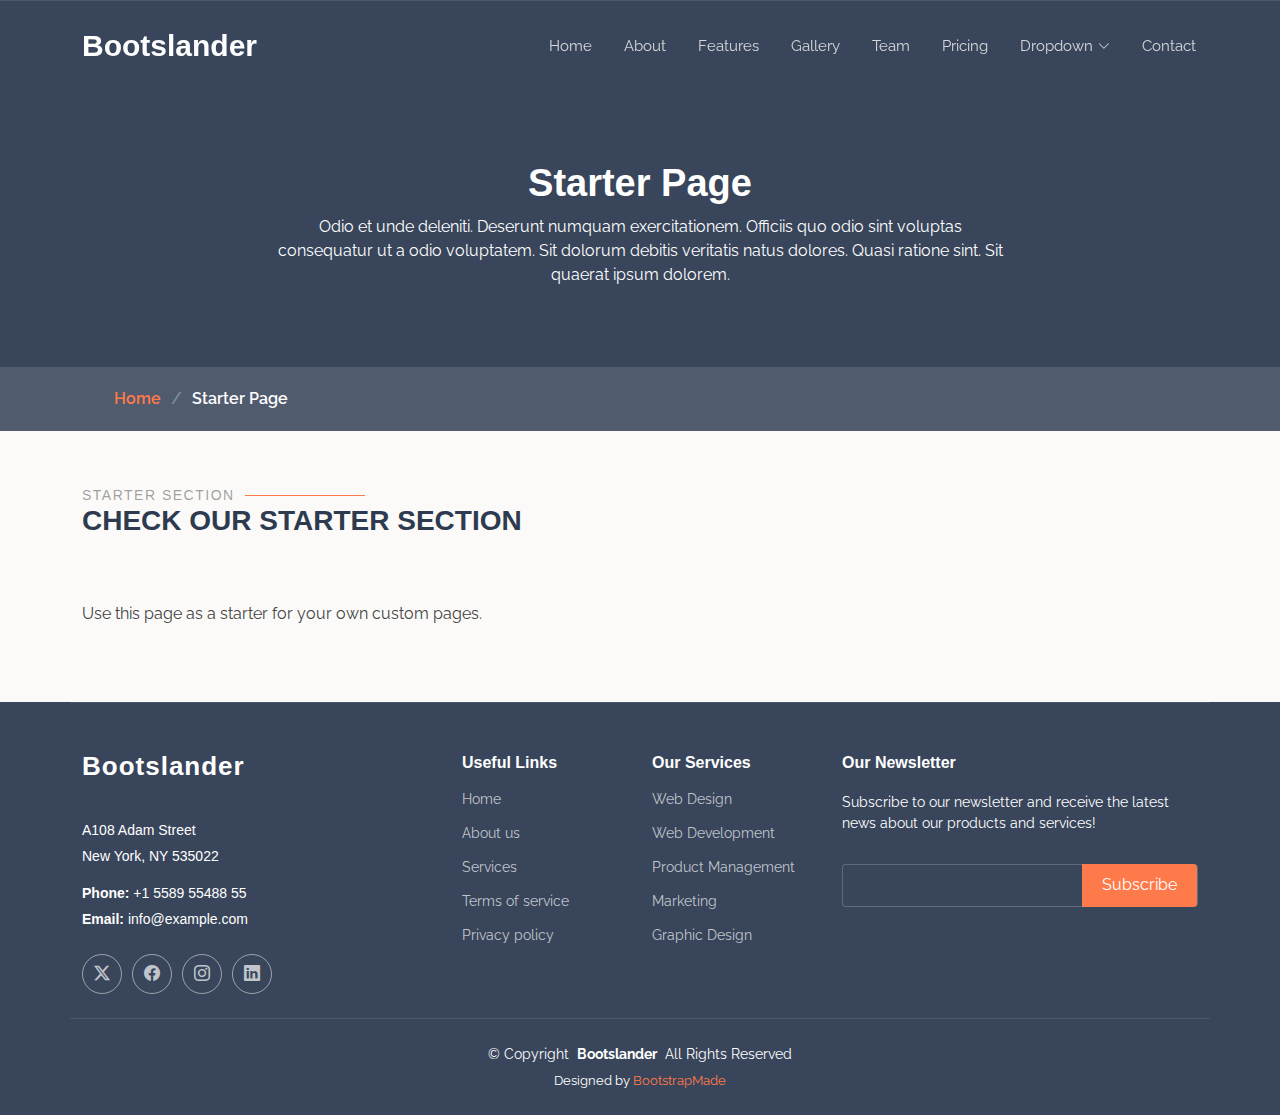
<file: starter-page.html>
<!DOCTYPE html>
<html lang="en">

<head>
  <meta charset="utf-8">
  <meta content="width=device-width, initial-scale=1.0" name="viewport">
  <title>Starter Page - Bootslander Bootstrap Template</title>
  <meta name="description" content="">
  <meta name="keywords" content="">

  <!-- Favicons -->
  <link href="assets/img/favicon.png" rel="icon">
  <link href="assets/img/apple-touch-icon.png" rel="apple-touch-icon">

  <!-- Fonts -->
  <link href="https://fonts.googleapis.com" rel="preconnect">
  <link href="https://fonts.gstatic.com" rel="preconnect" crossorigin>
  <link href="https://fonts.googleapis.com/css2?family=Roboto:ital,wght@0,100;0,300;0,400;0,500;0,700;0,900;1,100;1,300;1,400;1,500;1,700;1,900&family=Poppins:ital,wght@0,100;0,200;0,300;0,400;0,500;0,600;0,700;0,800;0,900;1,100;1,200;1,300;1,400;1,500;1,600;1,700;1,800;1,900&family=Raleway:ital,wght@0,100;0,200;0,300;0,400;0,500;0,600;0,700;0,800;0,900;1,100;1,200;1,300;1,400;1,500;1,600;1,700;1,800;1,900&display=swap" rel="stylesheet">

  <!-- Vendor CSS Files -->
  <link href="assets/vendor/bootstrap/css/bootstrap.min.css" rel="stylesheet">
  <link href="assets/vendor/bootstrap-icons/bootstrap-icons.css" rel="stylesheet">
  <link href="assets/vendor/aos/aos.css" rel="stylesheet">
  <link href="assets/vendor/glightbox/css/glightbox.min.css" rel="stylesheet">
  <link href="assets/vendor/swiper/swiper-bundle.min.css" rel="stylesheet">

  <!-- Main CSS File -->
  <link href="assets/css/main.css" rel="stylesheet">

  <!-- =======================================================
  * Template Name: Bootslander
  * Template URL: https://bootstrapmade.com/bootslander-free-bootstrap-landing-page-template/
  * Updated: Aug 07 2024 with Bootstrap v5.3.3
  * Author: BootstrapMade.com
  * License: https://bootstrapmade.com/license/
  ======================================================== -->
</head>

<body class="starter-page-page">

  <header id="header" class="header d-flex align-items-center fixed-top">
    <div class="container-fluid container-xl position-relative d-flex align-items-center justify-content-between">

      <a href="index.html" class="logo d-flex align-items-center">
        <!-- Uncomment the line below if you also wish to use an image logo -->
        <!-- <img src="assets/img/logo.png" alt=""> -->
        <h1 class="sitename">Bootslander</h1>
      </a>

      <nav id="navmenu" class="navmenu">
        <ul>
          <li><a href="#hero">Home</a></li>
          <li><a href="#about">About</a></li>
          <li><a href="#features">Features</a></li>
          <li><a href="#gallery">Gallery</a></li>
          <li><a href="#team">Team</a></li>
          <li><a href="#pricing">Pricing</a></li>
          <li class="dropdown"><a href="#"><span>Dropdown</span> <i class="bi bi-chevron-down toggle-dropdown"></i></a>
            <ul>
              <li><a href="#">Dropdown 1</a></li>
              <li class="dropdown"><a href="#"><span>Deep Dropdown</span> <i class="bi bi-chevron-down toggle-dropdown"></i></a>
                <ul>
                  <li><a href="#">Deep Dropdown 1</a></li>
                  <li><a href="#">Deep Dropdown 2</a></li>
                  <li><a href="#">Deep Dropdown 3</a></li>
                  <li><a href="#">Deep Dropdown 4</a></li>
                  <li><a href="#">Deep Dropdown 5</a></li>
                </ul>
              </li>
              <li><a href="#">Dropdown 2</a></li>
              <li><a href="#">Dropdown 3</a></li>
              <li><a href="#">Dropdown 4</a></li>
            </ul>
          </li>
          <li><a href="#contact">Contact</a></li>
        </ul>
        <i class="mobile-nav-toggle d-xl-none bi bi-list"></i>
      </nav>

    </div>
  </header>

  <main class="main">

    <!-- Page Title -->
    <div class="page-title dark-background" data-aos="fade">
      <div class="heading">
        <div class="container">
          <div class="row d-flex justify-content-center text-center">
            <div class="col-lg-8">
              <h1>Starter Page</h1>
              <p class="mb-0">Odio et unde deleniti. Deserunt numquam exercitationem. Officiis quo odio sint voluptas consequatur ut a odio voluptatem. Sit dolorum debitis veritatis natus dolores. Quasi ratione sint. Sit quaerat ipsum dolorem.</p>
            </div>
          </div>
        </div>
      </div>
      <nav class="breadcrumbs">
        <div class="container">
          <ol>
            <li><a href="index.html">Home</a></li>
            <li class="current">Starter Page</li>
          </ol>
        </div>
      </nav>
    </div><!-- End Page Title -->

    <!-- Starter Section Section -->
    <section id="starter-section" class="starter-section section">

      <!-- Section Title -->
      <div class="container section-title" data-aos="fade-up">
        <h2>Starter Section</h2>
        <div><span>Check Our</span> <span class="description-title">Starter Section</span></div>
      </div><!-- End Section Title -->

      <div class="container" data-aos="fade-up">
        <p>Use this page as a starter for your own custom pages.</p>
      </div>

    </section><!-- /Starter Section Section -->

  </main>

  <footer id="footer" class="footer dark-background">

    <div class="container footer-top">
      <div class="row gy-4">
        <div class="col-lg-4 col-md-6 footer-about">
          <a href="index.html" class="logo d-flex align-items-center">
            <span class="sitename">Bootslander</span>
          </a>
          <div class="footer-contact pt-3">
            <p>A108 Adam Street</p>
            <p>New York, NY 535022</p>
            <p class="mt-3"><strong>Phone:</strong> <span>+1 5589 55488 55</span></p>
            <p><strong>Email:</strong> <span>info@example.com</span></p>
          </div>
          <div class="social-links d-flex mt-4">
            <a href=""><i class="bi bi-twitter-x"></i></a>
            <a href=""><i class="bi bi-facebook"></i></a>
            <a href=""><i class="bi bi-instagram"></i></a>
            <a href=""><i class="bi bi-linkedin"></i></a>
          </div>
        </div>

        <div class="col-lg-2 col-md-3 footer-links">
          <h4>Useful Links</h4>
          <ul>
            <li><a href="#">Home</a></li>
            <li><a href="#">About us</a></li>
            <li><a href="#">Services</a></li>
            <li><a href="#">Terms of service</a></li>
            <li><a href="#">Privacy policy</a></li>
          </ul>
        </div>

        <div class="col-lg-2 col-md-3 footer-links">
          <h4>Our Services</h4>
          <ul>
            <li><a href="#">Web Design</a></li>
            <li><a href="#">Web Development</a></li>
            <li><a href="#">Product Management</a></li>
            <li><a href="#">Marketing</a></li>
            <li><a href="#">Graphic Design</a></li>
          </ul>
        </div>

        <div class="col-lg-4 col-md-12 footer-newsletter">
          <h4>Our Newsletter</h4>
          <p>Subscribe to our newsletter and receive the latest news about our products and services!</p>
          <form action="forms/newsletter.php" method="post" class="php-email-form">
            <div class="newsletter-form"><input type="email" name="email"><input type="submit" value="Subscribe"></div>
            <div class="loading">Loading</div>
            <div class="error-message"></div>
            <div class="sent-message">Your subscription request has been sent. Thank you!</div>
          </form>
        </div>

      </div>
    </div>

    <div class="container copyright text-center mt-4">
      <p>© <span>Copyright</span> <strong class="px-1 sitename">Bootslander</strong> <span>All Rights Reserved</span></p>
      <div class="credits">
        <!-- All the links in the footer should remain intact. -->
        <!-- You can delete the links only if you've purchased the pro version. -->
        <!-- Licensing information: https://bootstrapmade.com/license/ -->
        <!-- Purchase the pro version with working PHP/AJAX contact form: [buy-url] -->
        Designed by <a href="https://bootstrapmade.com/">BootstrapMade</a>
      </div>
    </div>

  </footer>

  <!-- Scroll Top -->
  <a href="#" id="scroll-top" class="scroll-top d-flex align-items-center justify-content-center"><i class="bi bi-arrow-up-short"></i></a>

  <!-- Preloader -->
  <div id="preloader"></div>

  <!-- Vendor JS Files -->
  <script src="assets/vendor/bootstrap/js/bootstrap.bundle.min.js"></script>
  <script src="assets/vendor/php-email-form/validate.js"></script>
  <script src="assets/vendor/aos/aos.js"></script>
  <script src="assets/vendor/glightbox/js/glightbox.min.js"></script>
  <script src="assets/vendor/purecounter/purecounter_vanilla.js"></script>
  <script src="assets/vendor/swiper/swiper-bundle.min.js"></script>

  <!-- Main JS File -->
  <script src="assets/js/main.js"></script>

</body>

</html>
</file>
<file: assets/css/main.css>
/**
* Template Name: Bootslander
* Template URL: https://bootstrapmade.com/bootslander-free-bootstrap-landing-page-template/
* Updated: Aug 07 2024 with Bootstrap v5.3.3
* Author: BootstrapMade.com
* License: https://bootstrapmade.com/license/
*/

/*--------------------------------------------------------------
# Font & Color Variables
# Help: https://bootstrapmade.com/color-system/
--------------------------------------------------------------*/
/* Fonts */
:root {
  --default-font: "Raleway",  system-ui, -apple-system, "Segoe UI", Roboto, "Helvetica Neue", Arial, "Noto Sans", "Liberation Sans", sans-serif, "Apple Color Emoji", "Segoe UI Emoji", "Segoe UI Symbol", "Noto Color Emoji";
  --heading-font: "Jost",  sans-serif;
  --nav-font: "Raleway",  sans-serif;
  
}

/* Global Colors - The following color variables are used throughout the website. Updating them here will change the color scheme of the entire website */
:root { 
  --background-color: #FBFAF8; /* Background color for the entire website, including individual sections */
  --default-color: #444444; /* Default color used for the majority of the text content across the entire website */
  --heading-color: #2D3A4F; /* Color for headings, subheadings and title throughout the website */
  --accent-color: #FF7A4A; /* Accent color that represents your brand on the website. It's used for buttons, links, and other elements that need to stand out */
  --surface-color: #FBFAF8; /* The surface color is used as a background of boxed elements within sections, such as cards, icon boxes, or other elements that require a visual separation from the global background. */
  --contrast-color: #FBFAF8; /* Contrast color for text, ensuring readability against backgrounds of accent, heading, or default colors. */
}

/* Nav Menu Colors - The following color variables are used specifically for the navigation menu. They are separate from the global colors to allow for more customization options */
:root {
  --nav-color: #FBFAF8;  /* The default color of the main navmenu links */
  --nav-hover-color: #FF7A4A; /* Applied to main navmenu links when they are hovered over or active */
  --nav-mobile-background-color: #FBFAF8; /* Used as the background color for mobile navigation menu */
  --nav-dropdown-background-color: #FBFAF8; /* Used as the background color for dropdown items that appear when hovering over primary navigation items */
  --nav-dropdown-color: #444444; /* Used for navigation links of the dropdown items in the navigation menu. */
  --nav-dropdown-hover-color: #FF7A4A; /* Similar to --nav-hover-color, this color is applied to dropdown navigation links when they are hovered over. */
}

/* Color Presets - These classes override global colors when applied to any section or element, providing reuse of the sam color scheme. */

.light-background {
  --background-color: #f4f5fe;
  --surface-color: #ffffff;
}

.dark-background {
  --background-color: #38455A;
  --default-color: #ffffff;
  --heading-color: #ffffff;
  --surface-color: #0c0091;
  --contrast-color: #ffffff;
}

/* Smooth scroll */
:root {
  scroll-behavior: smooth;
}

/*--------------------------------------------------------------
# General Styling & Shared Classes
--------------------------------------------------------------*/
body {
  color: var(--default-color);
  background-color: var(--background-color);
  font-family: var(--default-font);
}

a {
  color: var(--accent-color);
  text-decoration: none;
  transition: 0.3s;
}

a:hover {
  color: color-mix(in srgb, var(--accent-color), transparent 25%);
  text-decoration: none;
}

h1,
h2,
h3,
h4,
h5,
h6 {
  color: var(--heading-color);
  font-family: var(--heading-font);
}

/* PHP Email Form Messages
------------------------------*/
.php-email-form .error-message {
  display: none;
  background: #df1529;
  color: #ffffff;
  text-align: left;
  padding: 15px;
  margin-bottom: 24px;
  font-weight: 600;
}

.php-email-form .sent-message {
  display: none;
  color: #ffffff;
  background: #059652;
  text-align: center;
  padding: 15px;
  margin-bottom: 24px;
  font-weight: 600;
}

.php-email-form .loading {
  display: none;
  background: var(--surface-color);
  text-align: center;
  padding: 15px;
  margin-bottom: 24px;
}

.php-email-form .loading:before {
  content: "";
  display: inline-block;
  border-radius: 50%;
  width: 24px;
  height: 24px;
  margin: 0 10px -6px 0;
  border: 3px solid var(--accent-color);
  border-top-color: var(--surface-color);
  animation: php-email-form-loading 1s linear infinite;
}

@keyframes php-email-form-loading {
  0% {
    transform: rotate(0deg);
  }

  100% {
    transform: rotate(360deg);
  }
}

/*--------------------------------------------------------------
# Global Header
--------------------------------------------------------------*/
.header {
  --background-color: rgba(255, 255, 255, 0);
  --default-color: #ffffff;
  --heading-color: #ffffff;
  color: var(--default-color);
  background-color: var(--background-color);

  padding: 20px 0;
  transition: all 0.5s;
  z-index: 997;
}

.header .logo {
  line-height: 1;
}

.header .logo img {
  max-height: 32px;
  margin-right: 8px;
}

.header .logo h1 {
  font-size: 30px;
  margin: 0;
  font-weight: 700;
  color: var(--heading-color);
}

.scrolled .header {
  box-shadow: 0px 0 18px rgba(0, 0, 0, 0.1);
}

/* Global Header on Scroll
------------------------------*/
.scrolled .header {
  --background-color: #2D3A4F;
}

/*--------------------------------------------------------------
# Navigation Menu
--------------------------------------------------------------*/
/* Desktop Navigation */
@media (min-width: 1200px) {
  .navmenu {
    padding: 0;
  }

  .navmenu ul {
    margin: 0;
    padding: 0;
    display: flex;
    list-style: none;
    align-items: center;
  }

  .navmenu li {
    position: relative;
  }

  .navmenu>ul>li {
    white-space: nowrap;
    padding: 15px 14px;
  }

  .navmenu>ul>li:last-child {
    padding-right: 0;
  }

  .navmenu a,
  .navmenu a:focus {
    color: color-mix(in srgb, var(--nav-color), transparent 20%);
    font-size: 15px;
    padding: 0 2px;
    font-family: var(--nav-font);
    font-weight: 400;
    display: flex;
    align-items: center;
    justify-content: space-between;
    white-space: nowrap;
    transition: 0.3s;
    position: relative;
  }

  .navmenu a i,
  .navmenu a:focus i {
    font-size: 12px;
    line-height: 0;
    margin-left: 5px;
    transition: 0.3s;
  }

  .navmenu>ul>li>a:before {
    content: "";
    position: absolute;
    height: 2px;
    bottom: -6px;
    left: 0;
    background-color: var(--nav-hover-color);
    visibility: hidden;
    width: 0px;
    transition: all 0.3s ease-in-out 0s;
  }

  .navmenu a:hover:before,
  .navmenu li:hover>a:before,
  .navmenu .active:before {
    visibility: visible;
    width: 25px;
  }

  .navmenu li:hover>a,
  .navmenu .active,
  .navmenu .active:focus {
    color: var(--nav-color);
  }

  .navmenu .dropdown ul {
    margin: 0;
    padding: 10px 0;
    background: var(--nav-dropdown-background-color);
    display: block;
    position: absolute;
    visibility: hidden;
    left: 14px;
    top: 130%;
    opacity: 0;
    transition: 0.3s;
    border-radius: 4px;
    z-index: 99;
    box-shadow: 0px 0px 30px rgba(0, 0, 0, 0.1);
  }

  .navmenu .dropdown ul li {
    min-width: 200px;
  }

  .navmenu .dropdown ul a {
    padding: 10px 20px;
    font-size: 15px;
    text-transform: none;
    color: var(--nav-dropdown-color);
  }

  .navmenu .dropdown ul a i {
    font-size: 12px;
  }

  .navmenu .dropdown ul a:hover,
  .navmenu .dropdown ul .active:hover,
  .navmenu .dropdown ul li:hover>a {
    color: var(--nav-dropdown-hover-color);
  }

  .navmenu .dropdown:hover>ul {
    opacity: 1;
    top: 100%;
    visibility: visible;
  }

  .navmenu .dropdown .dropdown ul {
    top: 0;
    left: -90%;
    visibility: hidden;
  }

  .navmenu .dropdown .dropdown:hover>ul {
    opacity: 1;
    top: 0;
    left: -100%;
    visibility: visible;
  }
}

/* Mobile Navigation */
@media (max-width: 1199px) {
  .mobile-nav-toggle {
    color: var(--nav-color);
    font-size: 28px;
    line-height: 0;
    margin-right: 10px;
    cursor: pointer;
    transition: color 0.3s;
  }

  .navmenu {
    padding: 0;
    z-index: 9997;
  }

  .navmenu ul {
    display: none;
    list-style: none;
    position: absolute;
    inset: 60px 20px 20px 20px;
    padding: 10px 0;
    margin: 0;
    border-radius: 6px;
    background-color: var(--nav-mobile-background-color);
    border: 1px solid color-mix(in srgb, var(--default-color), transparent 90%);
    box-shadow: none;
    overflow-y: auto;
    transition: 0.3s;
    z-index: 9998;
  }

  .navmenu a,
  .navmenu a:focus {
    color: var(--nav-dropdown-color);
    padding: 10px 20px;
    font-family: var(--nav-font);
    font-size: 17px;
    font-weight: 500;
    display: flex;
    align-items: center;
    justify-content: space-between;
    white-space: nowrap;
    transition: 0.3s;
  }

  .navmenu a i,
  .navmenu a:focus i {
    font-size: 12px;
    line-height: 0;
    margin-left: 5px;
    width: 30px;
    height: 30px;
    display: flex;
    align-items: center;
    justify-content: center;
    border-radius: 50%;
    transition: 0.3s;
    background-color: color-mix(in srgb, var(--accent-color), transparent 90%);
  }

  .navmenu a i:hover,
  .navmenu a:focus i:hover {
    background-color: var(--accent-color);
    color: var(--contrast-color);
  }

  .navmenu a:hover,
  .navmenu .active,
  .navmenu .active:focus {
    color: var(--nav-dropdown-hover-color);
  }

  .navmenu .active i,
  .navmenu .active:focus i {
    background-color: var(--accent-color);
    color: var(--contrast-color);
    transform: rotate(180deg);
  }

  .navmenu .dropdown ul {
    position: static;
    display: none;
    z-index: 99;
    padding: 10px 0;
    margin: 10px 20px;
    background-color: var(--nav-dropdown-background-color);
    transition: all 0.5s ease-in-out;
  }

  .navmenu .dropdown ul ul {
    background-color: rgba(33, 37, 41, 0.1);
  }

  .navmenu .dropdown>.dropdown-active {
    display: block;
    background-color: rgba(33, 37, 41, 0.03);
  }

  .mobile-nav-active {
    overflow: hidden;
  }

  .mobile-nav-active .mobile-nav-toggle {
    color: #fff;
    position: absolute;
    font-size: 32px;
    top: 15px;
    right: 15px;
    margin-right: 0;
    z-index: 9999;
  }

  .mobile-nav-active .navmenu {
    position: fixed;
    overflow: hidden;
    inset: 0;
    background: rgba(33, 37, 41, 0.8);
    transition: 0.3s;
  }

  .mobile-nav-active .navmenu>ul {
    display: block;
  }
}

/*--------------------------------------------------------------
# Global Footer
--------------------------------------------------------------*/
.footer {
  color: var(--default-color);
  background-color: var(--background-color);
  font-size: 14px;
  position: relative;
}

.footer .footer-top {
  padding-top: 50px;
  border-top: 1px solid color-mix(in srgb, var(--default-color), transparent 90%);
}

.footer .footer-about .logo {
  line-height: 1;
  margin-bottom: 25px;
}

.footer .footer-about .logo img {
  max-height: 40px;
  margin-right: 6px;
}

.footer .footer-about .logo span {
  font-size: 26px;
  font-weight: 700;
  letter-spacing: 1px;
  font-family: var(--heading-font);
  color: var(--heading-color);
}

.footer .footer-about p {
  font-size: 14px;
  font-family: var(--heading-font);
}

.footer .social-links a {
  display: flex;
  align-items: center;
  justify-content: center;
  width: 40px;
  height: 40px;
  border-radius: 50%;
  border: 1px solid color-mix(in srgb, var(--default-color), transparent 50%);
  font-size: 16px;
  color: color-mix(in srgb, var(--default-color), transparent 30%);
  margin-right: 10px;
  transition: 0.3s;
}

.footer .social-links a:hover {
  color: var(--accent-color);
  border-color: var(--accent-color);
}

.footer h4 {
  font-size: 16px;
  font-weight: bold;
  position: relative;
  padding-bottom: 12px;
}

.footer .footer-links {
  margin-bottom: 30px;
}

.footer .footer-links ul {
  list-style: none;
  padding: 0;
  margin: 0;
}

.footer .footer-links ul i {
  padding-right: 2px;
  font-size: 12px;
  line-height: 0;
}

.footer .footer-links ul li {
  padding: 10px 0;
  display: flex;
  align-items: center;
}

.footer .footer-links ul li:first-child {
  padding-top: 0;
}

.footer .footer-links ul a {
  color: color-mix(in srgb, var(--default-color), transparent 30%);
  display: inline-block;
  line-height: 1;
}

.footer .footer-links ul a:hover {
  color: var(--accent-color);
}

.footer .footer-contact p {
  margin-bottom: 5px;
}

.footer .footer-newsletter .newsletter-form {
  margin-top: 30px;
  margin-bottom: 15px;
  padding: 6px 8px;
  position: relative;
  border-radius: 4px;
  border: 1px solid color-mix(in srgb, var(--default-color), transparent 80%);
  display: flex;
  background-color: var(--background-color);
  transition: 0.3s;
}

.footer .footer-newsletter .newsletter-form:focus-within {
  border-color: var(--accent-color);
}

.footer .footer-newsletter .newsletter-form input[type=email] {
  border: 0;
  padding: 4px;
  width: 100%;
  background-color: var(--background-color);
  color: var(--default-color);
}

.footer .footer-newsletter .newsletter-form input[type=email]:focus-visible {
  outline: none;
}

.footer .footer-newsletter .newsletter-form input[type=submit] {
  border: 0;
  font-size: 16px;
  padding: 0 20px;
  margin: -7px -8px -7px 0;
  background: var(--accent-color);
  color: var(--contrast-color);
  transition: 0.3s;
  border-radius: 0 4px 4px 0;
}

.footer .footer-newsletter .newsletter-form input[type=submit]:hover {
  background: color-mix(in srgb, var(--accent-color), transparent 20%);
}

.footer .copyright {
  padding: 25px 0;
  border-top: 1px solid color-mix(in srgb, var(--default-color), transparent 90%);
}

.footer .copyright p {
  margin-bottom: 0;
}

.footer .credits {
  margin-top: 6px;
  font-size: 13px;
}

/*--------------------------------------------------------------
# Preloader
--------------------------------------------------------------*/
#preloader {
  position: fixed;
  inset: 0;
  z-index: 999999;
  overflow: hidden;
  background: var(--background-color);
  transition: all 0.6s ease-out;
}

#preloader:before {
  content: "";
  position: fixed;
  top: calc(50% - 30px);
  left: calc(50% - 30px);
  border: 6px solid #ffffff;
  border-color: var(--accent-color) transparent var(--accent-color) transparent;
  border-radius: 50%;
  width: 60px;
  height: 60px;
  animation: animate-preloader 1.5s linear infinite;
}

@keyframes animate-preloader {
  0% {
    transform: rotate(0deg);
  }

  100% {
    transform: rotate(360deg);
  }
}

/*--------------------------------------------------------------
# Scroll Top Button
--------------------------------------------------------------*/
.scroll-top {
  position: fixed;
  visibility: hidden;
  opacity: 0;
  right: 15px;
  bottom: 15px;
  z-index: 99999;
  background-color: var(--accent-color);
  width: 40px;
  height: 40px;
  border-radius: 4px;
  transition: all 0.4s;
}

.scroll-top i {
  font-size: 24px;
  color: var(--contrast-color);
  line-height: 0;
}

.scroll-top:hover {
  background-color: color-mix(in srgb, var(--accent-color), transparent 20%);
  color: var(--contrast-color);
}

.scroll-top.active {
  visibility: visible;
  opacity: 1;
}

/*--------------------------------------------------------------
# Disable aos animation delay on mobile devices
--------------------------------------------------------------*/
@media screen and (max-width: 768px) {
  [data-aos-delay] {
    transition-delay: 0 !important;
  }
}

/*--------------------------------------------------------------
# Global Page Titles & Breadcrumbs
--------------------------------------------------------------*/
.page-title {
  color: var(--default-color);
  background-color: var(--background-color);
  position: relative;
}

.page-title .heading {
  padding: 160px 0 80px 0;
  border-top: 1px solid color-mix(in srgb, var(--default-color), transparent 90%);
}

.page-title .heading h1 {
  font-size: 38px;
  font-weight: 700;
}

.page-title nav {
  background-color: color-mix(in srgb, var(--default-color), transparent 88%);
  padding: 20px 0;
}

.page-title nav ol {
  display: flex;
  flex-wrap: wrap;
  list-style: none;
  margin: 0;
  font-size: 16px;
  font-weight: 600;
}

.page-title nav ol li+li {
  padding-left: 10px;
}

.page-title nav ol li+li::before {
  content: "/";
  display: inline-block;
  padding-right: 10px;
  color: color-mix(in srgb, var(--default-color), transparent 70%);
}

/*--------------------------------------------------------------
# Global Sections
--------------------------------------------------------------*/
section,
.section {
  color: var(--default-color);
  background-color: var(--background-color);
  padding: 60px 0;
  scroll-margin-top: 100px;
  overflow: clip;
}

@media (max-width: 1199px) {

  section,
  .section {
    scroll-margin-top: 66px;
  }
}

/*--------------------------------------------------------------
# Global Section Titles
--------------------------------------------------------------*/
.section-title {
  padding-bottom: 60px;
  position: relative;
}

.section-title h2 {
  font-size: 14px;
  font-weight: 500;
  padding: 0;
  line-height: 1px;
  margin: 0;
  letter-spacing: 1.5px;
  text-transform: uppercase;
  color: color-mix(in srgb, var(--default-color), transparent 50%);
  position: relative;
}

.section-title h2::after {
  content: "";
  width: 120px;
  height: 1px;
  display: inline-block;
  background: var(--accent-color);
  margin: 4px 10px;
}

.section-title div {
  color: var(--heading-color);
  margin: 0;
  margin: 0;
  font-size: 28px;
  font-weight: 700;
  text-transform: uppercase;
  font-family: var(--heading-font);
}

/*--------------------------------------------------------------
# Hero Section
--------------------------------------------------------------*/
.hero {
  width: 100%;
  min-height: 100vh;
  position: relative;
  padding: 120px 0 120px 0;
  display: flex;
  align-items: center;
  
}

.hero .hero-img img {
  width: 700px;          /* se adapta al contenedor */
  max-width: 700px;     /* límite de ancho */
  margin: -200px auto;   /* centrado horizontal si está en bloque */
  height: auto;         /* mantiene proporciones */
  margin-left: -200px;
}


.hero .hero-bg {
  position: absolute;
  inset: 0;
  display: block;
  width: 100%;
  height: 100%;
  object-fit: cover;
  z-index: 1;
}

.hero:before {
  content: "";
  background: color-mix(in srgb, var(--background-color), transparent 10%);
  position: absolute;
  inset: 0;
  z-index: 2;
}

.hero .container {
  position: relative;
  z-index: 3;
}

.hero h1 {
  margin: 0 0 20px 0;
  font-size: 100px;
  font-weight: 400;
  line-height: 100px;
  color: color-mix(in srgb, var(--heading-color), transparent 0%);
}

.hero p {
  color: color-mix(in srgb, var(--default-color), transparent 0%);
  margin: 5px 0 30px 0;
  font-size: 22px;
  font-weight: 600;
}

.hero .btn-get-started {
  color: var(--contrast-color);
  background: var(--accent-color);
  font-family: var(--heading-font);
  font-weight: 400;
  font-size: 15px;
  letter-spacing: 1px;
  display: inline-block;
  padding: 10px 28px 12px 28px;
  border-radius: 50px;
  transition: 0.5s;
  box-shadow: 0 8px 28px rgba(0, 0, 0, 0.1);
}

.hero .btn-get-started:hover {
  color: var(--contrast-color);
  background: color-mix(in srgb, var(--accent-color), transparent 15%);
  box-shadow: 0 8px 28px rgba(0, 0, 0, 0.1);
}

.hero .btn-watch-video {
  font-size: 16px;
  transition: 0.5s;
  margin-left: 25px;
  color: var(--default-color);
  font-weight: 600;
}

.hero .btn-watch-video i {
  color: var(--accent-color);
  font-size: 32px;
  transition: 0.3s;
  line-height: 0;
  margin-right: 8px;
}

.hero .btn-watch-video:hover {
  color: var(--accent-color);
}

.hero .btn-watch-video:hover i {
  color: color-mix(in srgb, var(--accent-color), transparent 15%);
}

.hero .animated {
  animation: up-down 2s ease-in-out infinite alternate-reverse both;
}

@media (max-width: 640px) {
  .hero h1 {
    font-size: 28px;
    line-height: 36px;
  }

  .hero p {
    font-size: 18px;
    line-height: 24px;
    margin-bottom: 30px;
  }

  .hero .btn-get-started,
  .hero .btn-watch-video {
    font-size: 13px;
  }
}

.hero .hero-waves {
  display: block;
  width: 100%;
  height: 60px;
  position: absolute;
  left: 0;
  bottom: 0;
  right: 0;
  z-index: 3;
}

.hero .wave1 use {
  animation: move-forever1 10s linear infinite;
  animation-delay: -2s;
  fill: var(--default-color);
  opacity: 0.6;
}

.hero .wave2 use {
  animation: move-forever2 8s linear infinite;
  animation-delay: -2s;
  fill: var(--default-color);
  opacity: 0.4;
}

.hero .wave3 use {
  animation: move-forever3 6s linear infinite;
  animation-delay: -2s;
  fill: var(--default-color);
}

@keyframes move-forever1 {
  0% {
    transform: translate(85px, 0%);
  }

  100% {
    transform: translate(-90px, 0%);
  }
}

@keyframes move-forever2 {
  0% {
    transform: translate(-90px, 0%);
  }

  100% {
    transform: translate(85px, 0%);
  }
}

@keyframes move-forever3 {
  0% {
    transform: translate(-90px, 0%);
  }

  100% {
    transform: translate(85px, 0%);
  }
}

@keyframes up-down {
  0% {
    transform: translateY(10px);
  }

  100% {
    transform: translateY(-10px);
  }
}

/*--------------------------------------------------------------
# About Section
--------------------------------------------------------------*/
.about {
  padding-top: 100px;
}

.about .content h3 {
  font-size: 16px;
  font-weight: 500;
  line-height: 19px;
  padding: 10px 20px;
  background: color-mix(in srgb, var(--accent-color), transparent 95%);
  color: var(--accent-color);
  border-radius: 7px;
  display: inline-block;
}

.about .content h2 {
  font-weight: 700;
}

.about .content p:last-child {
  margin-bottom: 0;
}

.about .content .read-more {
  background: var(--accent-color);
  color: var(--contrast-color);
  font-family: var(--heading-font);
  font-weight: 500;
  font-size: 16px;
  letter-spacing: 1px;
  padding: 12px 24px;
  border-radius: 5px;
  transition: 0.3s;
  display: inline-flex;
  align-items: center;
  justify-content: center;
}

.about .content .read-more i {
  font-size: 18px;
  margin-left: 5px;
  line-height: 0;
  transition: 0.3s;
}

.about .content .read-more:hover {
  background: color-mix(in srgb, var(--accent-color), transparent 20%);
  padding-right: 19px;
}

.about .content .read-more:hover i {
  margin-left: 10px;
}

.about .icon-box {
  background-color: var(--surface-color);
  padding: 50px 40px;
  box-shadow: 0px 10px 50px rgba(0, 0, 0, 0.1);
  border-radius: 10px;
  transition: all 0.3s ease-out 0s;
}

.about .icon-box i {
  width: 80px;
  height: 80px;
  border-radius: 50%;
  display: inline-flex;
  align-items: center;
  justify-content: center;
  margin-bottom: 24px;
  font-size: 32px;
  line-height: 0;
  transition: all 0.4s ease-out 0s;
  background-color: color-mix(in srgb, var(--accent-color), transparent 95%);
  color: var(--accent-color);
}

.about .icon-box h3 {
  margin-bottom: 10px;
  font-size: 24px;
  font-weight: 700;
}

.about .icon-box p {
  margin-bottom: 0;
}

.about .icon-box:hover i {
  background-color: var(--accent-color);
  color: var(--contrast-color);
}

.about .icon-boxes .col-md-6:nth-child(2) .icon-box,
.about .icon-boxes .col-md-6:nth-child(4) .icon-box {
  margin-top: -40px;
}

@media (max-width: 768px) {

  .about .icon-boxes .col-md-6:nth-child(2) .icon-box,
  .about .icon-boxes .col-md-6:nth-child(4) .icon-box {
    margin-top: 0;
  }
}

/*--------------------------------------------------------------
# Features Section
--------------------------------------------------------------*/
.features .features-item {
  background-color: var(--surface-color);
  display: flex;
  align-items: center;
  padding: 20px;
  transition: 0.3s;
  border: 1px solid color-mix(in srgb, var(--default-color), transparent 90%);
  position: relative;
}

.features .features-item i {
  font-size: 32px;
  padding-right: 10px;
  padding-left: 0px
  line-height: 0;
}

.features .features-item h3 {
  font-weight: 700;
  margin: 0;
  padding: 0;
  line-height: 1;
  font-size: 16px;
}

.features .features-item h3 a {
  color: var(--heading-color);
  transition: 0.3s;
}

.features .features-item:hover {
  border-color: var(--accent-color);
}

.features .features-item:hover h3 a {
  color: var(--accent-color);
}

/*--------------------------------------------------------------
# Stats Section
--------------------------------------------------------------*/
.stats i {
  background-color: var(--surface-color);
  color: var(--accent-color);
  box-shadow: 0px 2px 25px rgba(0, 0, 0, 0.1);
  width: 54px;
  height: 54px;
  font-size: 24px;
  border-radius: 50px;
  border: 2px solid var(--background-color);
  display: inline-flex;
  align-items: center;
  justify-content: center;
  position: relative;
  z-index: 1;
}

.stats .stats-item {
  background-color: var(--surface-color);
  margin-top: -27px;
  padding: 30px 30px 25px 30px;
  width: 100%;
  position: relative;
  text-align: center;
  box-shadow: 0px 2px 35px rgba(0, 0, 0, 0.1);
  border-radius: 4px;
  z-index: 0;
}

.stats .stats-item span {
  font-size: 20px;
  display: block;
  font-weight: 700;
  color: color-mix(in srgb, var(--default-color), transparent 0%);
}

.stats .stats-item p {
  padding: 0;
  margin: 0;
  font-family: var(--heading-font);
  font-size: 16px;
}

/*--------------------------------------------------------------
# Details Section
--------------------------------------------------------------*/

.img-fluid1 {
  margin-left: -112px;
  width: 100%; 
  height: auto; 
}





.details .features-item {
  color: color-mix(in srgb, var(--default-color), transparent 20%);
}

.details .features-item+.features-item {
  margin-top: 100px;
}

@media (max-width: 640px) {
  .details .features-item+.features-item {
    margin-top: 40px;
  }
}

.details .features-item h3 {
  font-weight: 400;
  font-size: 26px;
}

.details .features-item ul {
  list-style: none;
  padding: 0;
}

.details .features-item ul li {
  padding-bottom: 10px;
  display: flex;
  align-items: center;
}

.details .features-item ul li:last-child {
  padding-bottom: 0;
}

.details .features-item ul i {
  font-size: 20px;
  padding-right: 4px;
  color: var(--accent-color);
}

.details .features-item p:last-child {
  margin-bottom: 0;
}


/*--------------------------------------------------------------
# Gallery Section
--------------------------------------------------------------*/
.gallery .gallery-item {
  overflow: hidden;
  border-right: 3px solid var(--background-color);
  border-bottom: 3px solid var(--background-color);
}

.gallery .gallery-item img {
  transition: all ease-in-out 0.4s;
}

.gallery .gallery-item:hover img {
  transform: scale(1.1);
}

/*--------------------------------------------------------------
# Testimonials Section
--------------------------------------------------------------*/
.testimonials {
  padding: 80px 0;
  position: relative;
}

.testimonials:before {
  content: "";
  background: color-mix(in srgb, var(--background-color), transparent 30%);
  position: absolute;
  inset: 0;
  z-index: 2;
}

.testimonials .testimonials-bg {
  position: absolute;
  inset: 0;
  display: block;
  width: 100%;
  height: 100%;
  object-fit: cover;
  z-index: 1;
}

.testimonials .container {
  position: relative;
  z-index: 3;
}

.testimonials .testimonials-carousel,
.testimonials .testimonials-slider {
  overflow: hidden;
}

.testimonials .testimonial-item {
  text-align: center;
}

.testimonials .testimonial-item .testimonial-img {
  width: 100px;
  border-radius: 50%;
  border: 6px solid color-mix(in srgb, var(--default-color), transparent 85%);
  margin: 0 auto;
}

.testimonials .testimonial-item h3 {
  font-size: 20px;
  font-weight: bold;
  margin: 10px 0 5px 0;
}

.testimonials .testimonial-item h4 {
  font-size: 14px;
  margin: 0 0 15px 0;
  color: color-mix(in srgb, var(--default-color), transparent 40%);
}

.testimonials .testimonial-item .stars {
  margin-bottom: 15px;
}

.testimonials .testimonial-item .stars i {
  color: #ffc107;
  margin: 0 1px;
}

.testimonials .testimonial-item .quote-icon-left,
.testimonials .testimonial-item .quote-icon-right {
  color: color-mix(in srgb, var(--default-color), transparent 40%);
  font-size: 26px;
  line-height: 0;
}

.testimonials .testimonial-item .quote-icon-left {
  display: inline-block;
  left: -5px;
  position: relative;
}

.testimonials .testimonial-item .quote-icon-right {
  display: inline-block;
  right: -5px;
  position: relative;
  top: 10px;
  transform: scale(-1, -1);
}

.testimonials .testimonial-item p {
  font-style: italic;
  margin: 0 auto 15px auto;
}

.testimonials .swiper-wrapper {
  height: auto;
}

.testimonials .swiper-pagination {
  margin-top: 20px;
  position: relative;
}

.testimonials .swiper-pagination .swiper-pagination-bullet {
  width: 12px;
  height: 12px;
  background-color: color-mix(in srgb, var(--default-color), transparent 50%);
  opacity: 0.5;
}

.testimonials .swiper-pagination .swiper-pagination-bullet-active {
  background-color: var(--default-color);
  opacity: 1;
}

@media (min-width: 992px) {
  .testimonials .testimonial-item p {
    width: 80%;
  }
}

/*--------------------------------------------------------------
# Team Section
--------------------------------------------------------------*/
.team .member {
  position: relative;
}

.team .member .pic {
  overflow: hidden;
  margin-bottom: 50px;
}

.team .member .member-info {
  background-color: var(--surface-color);
  color: color-mix(in srgb, var(--default-color), transparent 20%);
  box-shadow: 0px 2px 15px rgba(0, 0, 0, 0.1);
  position: absolute;
  bottom: -50px;
  left: 20px;
  right: 20px;
  padding: 20px 15px;
  overflow: hidden;
  transition: 0.5s;
}

.team .member h4 {
  font-weight: 700;
  margin-bottom: 10px;
  font-size: 16px;
  position: relative;
  padding-bottom: 10px;
}

.team .member h4::after {
  content: "";
  position: absolute;
  display: block;
  width: 50px;
  height: 1px;
  background: color-mix(in srgb, var(--default-color), transparent 60%);
  bottom: 0;
  left: 0;
}

.team .member span {
  font-style: italic;
  display: block;
  font-size: 13px;
}

.team .member .social {
  position: absolute;
  right: 15px;
  bottom: 15px;
}

.team .member .social a {
  transition: color 0.3s;
  color: color-mix(in srgb, var(--default-color), transparent 70%);
}

.team .member .social a:hover {
  color: var(--accent-color);
}

.team .member .social i {
  font-size: 16px;
  margin: 0 2px;
}

/*--------------------------------------------------------------
# Pricing Section
--------------------------------------------------------------*/
.pricing .pricing-item {
  background-color: color-mix(in srgb, var(--accent-color), transparent 96%);
  padding: 40px 40px;
  height: 100%;
  border-radius: 15px;
}

.pricing h3 {
  font-weight: 600;
  margin-bottom: 15px;
  font-size: 20px;
}

.pricing h4 {
  color: var(--accent-color);
  font-size: 48px;
  font-weight: 700;
  font-family: var(--heading-font);
  margin-bottom: 0;
}

.pricing h4 sup {
  font-size: 28px;
}

.pricing h4 span {
  color: color-mix(in srgb, var(--default-color), transparent 50%);
  font-size: 18px;
  font-weight: 500;
}

.pricing .description {
  font-size: 14px;
}

.pricing .cta-btn {
  border: 1px solid var(--default-color);
  color: var(--default-color);
  display: block;
  text-align: center;
  padding: 10px 35px;
  border-radius: 5px;
  font-size: 16px;
  font-weight: 500;
  font-family: var(--heading-font);
  transition: 0.3s;
  margin-top: 20px;
  margin-bottom: 6px;
}

.pricing .cta-btn:hover {
  background: var(--accent-color);
  color: var(--contrast-color);
  border-color: var(--accent-color);
}

.pricing ul {
  padding: 0;
  list-style: none;
  color: color-mix(in srgb, var(--default-color), transparent 30%);
  text-align: left;
  line-height: 20px;
}

.pricing ul li {
  padding: 10px 0;
  display: flex;
  align-items: center;
}

.pricing ul li:last-child {
  padding-bottom: 0;
}

.pricing ul i {
  color: #059652;
  font-size: 24px;
  padding-right: 3px;
}

.pricing ul .na {
  color: color-mix(in srgb, var(--default-color), transparent 60%);
}

.pricing ul .na i {
  color: color-mix(in srgb, var(--default-color), transparent 60%);
}

.pricing ul .na span {
  text-decoration: line-through;
}

.pricing .featured {
  position: relative;
}

.pricing .featured .popular {
  position: absolute;
  top: 15px;
  right: 15px;
  background-color: var(--accent-color);
  color: var(--contrast-color);
  padding: 4px 15px 6px 15px;
  margin: 0;
  border-radius: 5px;
  font-size: 14px;
  font-weight: 500;
}

.pricing .featured .cta-btn {
  background: var(--accent-color);
  color: var(--contrast-color);
  border-color: var(--accent-color);
}

@media (max-width: 992px) {
  .pricing .box {
    max-width: 60%;
    margin: 0 auto 30px auto;
  }
}

@media (max-width: 767px) {
  .pricing .box {
    max-width: 80%;
    margin: 0 auto 30px auto;
  }
}

@media (max-width: 420px) {
  .pricing .box {
    max-width: 100%;
    margin: 0 auto 30px auto;
  }
}

/*--------------------------------------------------------------
# Faq Section
--------------------------------------------------------------*/
.faq .content h3 {
  font-weight: 400;
  font-size: 34px;
}

.faq .content p {
  color: color-mix(in srgb, var(--default-color), transparent 30%);
}

.faq .faq-container {
  margin-top: 15px;
}

.faq .faq-container .faq-item {
  background-color: var(--surface-color);
  position: relative;
  padding: 20px;
  margin-bottom: 20px;
  box-shadow: 0px 5px 25px 0px rgba(0, 0, 0, 0.1);
  overflow: hidden;
}

.faq .faq-container .faq-item:last-child {
  margin-bottom: 0;
}

.faq .faq-container .faq-item h3 {
  font-weight: 600;
  font-size: 17px;
  line-height: 24px;
  margin: 0 30px 0 32px;
  transition: 0.3s;
  cursor: pointer;
}

.faq .faq-container .faq-item h3 span {
  color: var(--accent-color);
  padding-right: 5px;
}

.faq .faq-container .faq-item h3:hover {
  color: var(--accent-color);
}

.faq .faq-container .faq-item .faq-content {
  display: grid;
  grid-template-rows: 0fr;
  transition: 0.3s ease-in-out;
  visibility: hidden;
  opacity: 0;
}

.faq .faq-container .faq-item .faq-content p {
  margin-bottom: 0;
  overflow: hidden;
}

.faq .faq-container .faq-item .faq-icon {
  position: absolute;
  top: 22px;
  left: 20px;
  font-size: 22px;
  line-height: 0;
  transition: 0.3s;
  color: var(--accent-color);
}

.faq .faq-container .faq-item .faq-toggle {
  position: absolute;
  top: 20px;
  right: 20px;
  font-size: 16px;
  line-height: 0;
  transition: 0.3s;
  cursor: pointer;
}

.faq .faq-container .faq-item .faq-toggle:hover {
  color: var(--accent-color);
}

.faq .faq-container .faq-active h3 {
  color: var(--accent-color);
}

.faq .faq-container .faq-active .faq-content {
  grid-template-rows: 1fr;
  visibility: visible;
  opacity: 1;
  padding-top: 10px;
}

.faq .faq-container .faq-active .faq-toggle {
  transform: rotate(90deg);
  color: var(--accent-color);
}

/*--------------------------------------------------------------
# Contact Section
--------------------------------------------------------------*/
.contact .info-item+.info-item {
  margin-top: 40px;
}

.contact .info-item i {
  color: var(--accent-color);
  background: color-mix(in srgb, var(--accent-color), transparent 92%);
  font-size: 20px;
  width: 44px;
  height: 44px;
  display: flex;
  justify-content: center;
  align-items: center;
  border-radius: 50px;
  transition: all 0.3s ease-in-out;
  margin-right: 15px;
}

.contact .info-item h3 {
  padding: 0;
  font-size: 18px;
  font-weight: 700;
  margin-bottom: 5px;
}

.contact .info-item p {
  padding: 0;
  margin-bottom: 0;
  font-size: 14px;
}

.contact .info-item:hover i {
  background: var(--accent-color);
  color: var(--contrast-color);
}

.contact .php-email-form {
  height: 100%;
}

.contact .php-email-form input[type=text],
.contact .php-email-form input[type=email],
.contact .php-email-form textarea {
  font-size: 14px;
  padding: 10px 15px;
  box-shadow: none;
  border-radius: 0;
  color: var(--default-color);
  background-color: color-mix(in srgb, var(--background-color), transparent 50%);
  border-color: color-mix(in srgb, var(--default-color), transparent 80%);
}

.contact .php-email-form input[type=text]:focus,
.contact .php-email-form input[type=email]:focus,
.contact .php-email-form textarea:focus {
  border-color: var(--accent-color);
}

.contact .php-email-form input[type=text]::placeholder,
.contact .php-email-form input[type=email]::placeholder,
.contact .php-email-form textarea::placeholder {
  color: color-mix(in srgb, var(--default-color), transparent 70%);
}

.contact .php-email-form button[type=submit] {
  color: var(--contrast-color);
  background: var(--accent-color);
  border: 0;
  padding: 10px 30px;
  transition: 0.4s;
  border-radius: 50px;
}

.contact .php-email-form button[type=submit]:hover {
  background: color-mix(in srgb, var(--accent-color), transparent 25%);
}

/*--------------------------------------------------------------
# Starter Section Section
--------------------------------------------------------------*/
.starter-section {
  /* Add your styles here */
}
</file>
